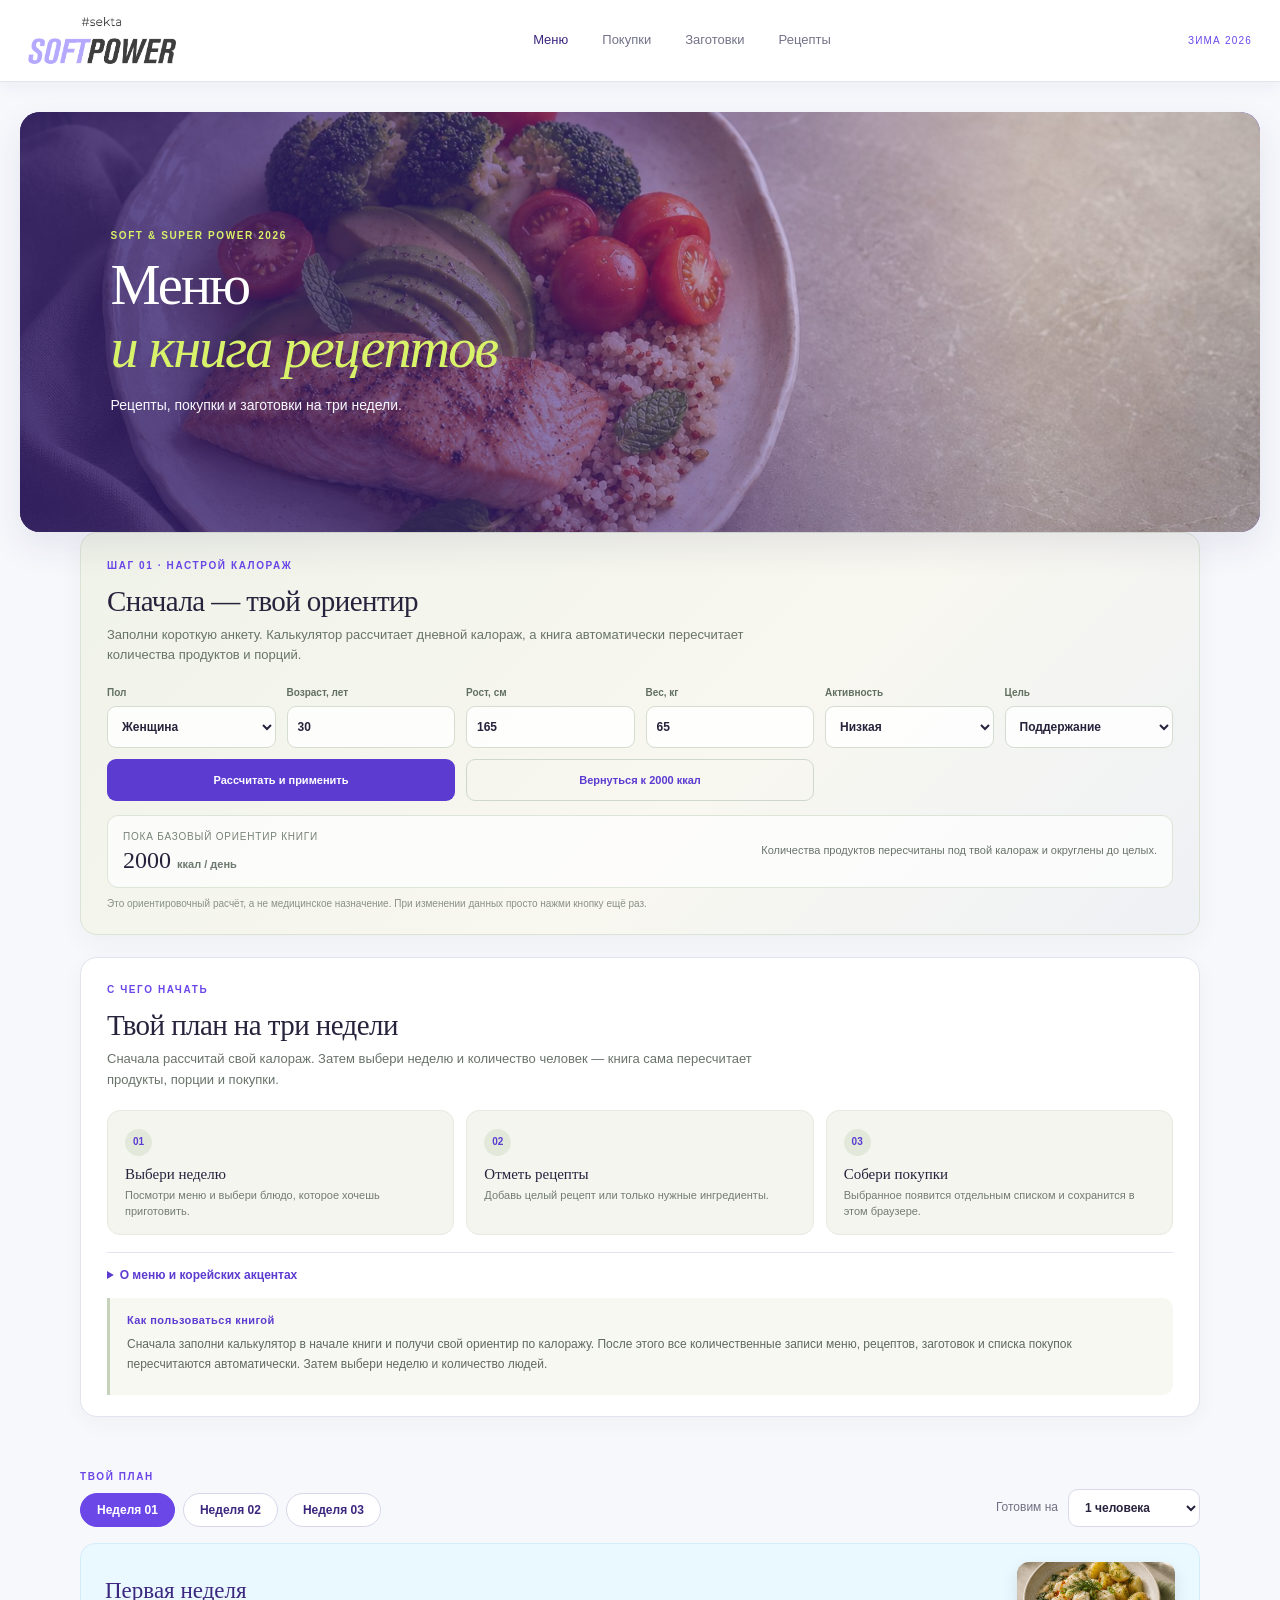
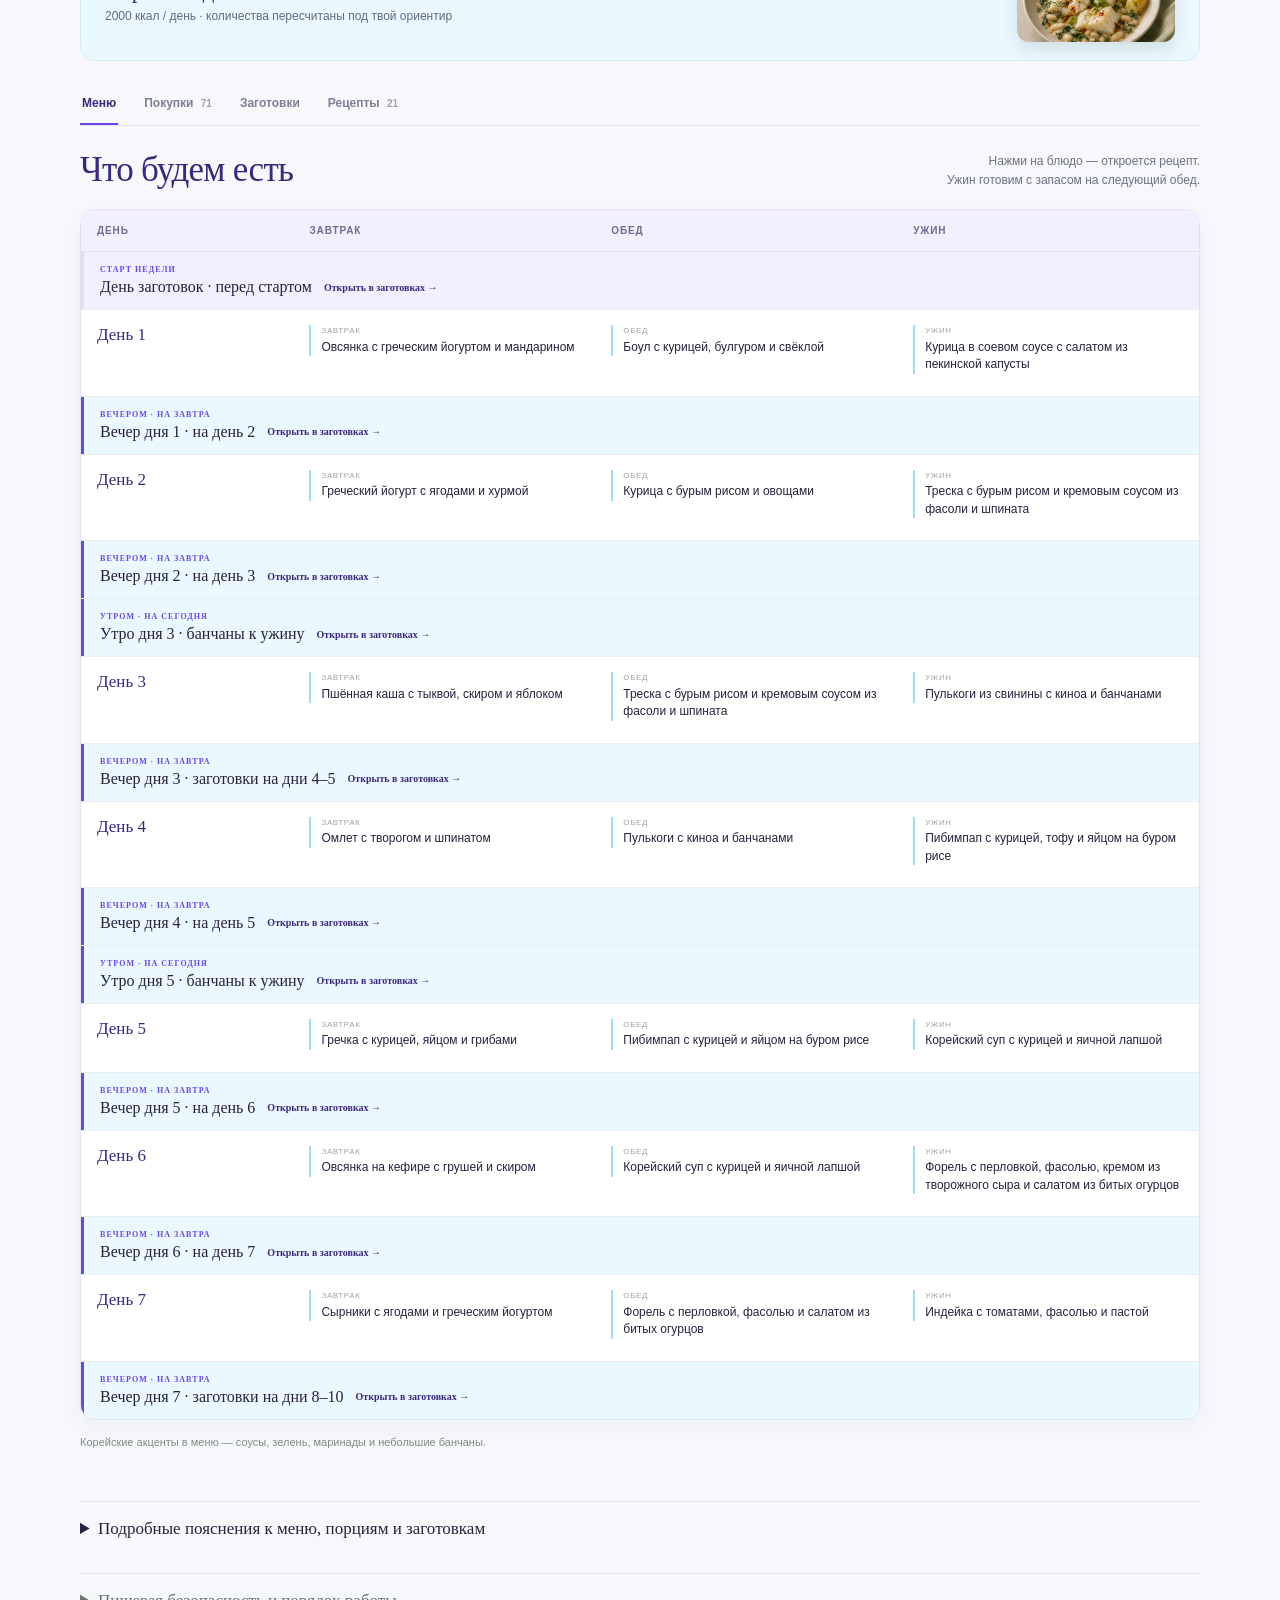
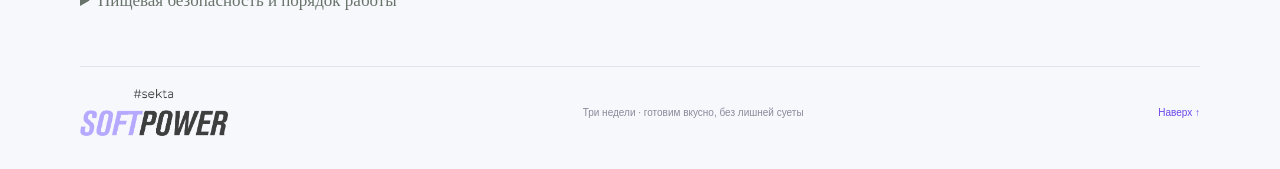
<file: index.html>
<!doctype html><html lang="ru"><head><meta charset="utf-8"><meta name="viewport" content="width=device-width, initial-scale=1"><meta name="theme-color" content="#f2f1e9"><meta name="description" content="Интерактивная книга сезонного меню на три недели: рецепты, заготовки и пересчёт порций на 1–4 человек."><title>Сезонка — меню и книга рецептов</title><link rel="stylesheet" href="styles.css?v=20261120-recipe-flow"></head><body><header class="topbar"><a class="brand" href="#" aria-label="Soft Power — на главную"><img class="brand-logo" src="[data-uri]" alt="#sekta Soft Power"></a><nav class="topnav" aria-label="Основная навигация"><a href="#menu" data-view="menu">Меню</a><a href="#shopping" data-view="shopping">Покупки</a><a href="#prep" data-view="prep">Заготовки</a><a href="#recipes" data-view="recipes">Рецепты</a></nav><div class="topbar-note">зима 2026</div></header><main><section class="hero"><img src="cover.jpg" alt="Лосось, овощи и крупа на керамической тарелке"><div class="hero-shade"></div><div class="hero-copy"><p class="eyebrow">SOFT &amp; SUPER POWER 2026</p><h1>Меню<br><em>и книга рецептов</em></h1><p>Рецепты, покупки и заготовки на три недели.</p></div></section><section id="calorieCalculator" class="calorie-calculator" aria-labelledby="calorieTitle"></section><section class="intro-panel" aria-labelledby="introTitle"><div class="intro-heading"><p class="eyebrow">С ЧЕГО НАЧАТЬ</p><h2 id="introTitle">Твой план на три недели</h2><p>Сначала рассчитай свой калораж. Затем выбери неделю и количество человек — книга сама пересчитает продукты, порции и покупки.</p></div><div class="intro-steps"><article><span>01</span><strong>Выбери неделю</strong><p>Посмотри меню и выбери блюдо, которое хочешь приготовить.</p></article><article><span>02</span><strong>Отметь рецепты</strong><p>Добавь целый рецепт или только нужные ингредиенты.</p></article><article><span>03</span><strong>Собери покупки</strong><p>Выбранное появится отдельным списком и сохранится в этом браузере.</p></article></div><details class="intro-context"><summary>О меню и корейских акцентах</summary><div id="introContent"></div></details><div class="intro-howto" id="howtoContent"></div></section><section class="controlbar" aria-label="Выбор недели и количества"><div><p class="eyebrow">ТВОЙ ПЛАН</p><div class="week-switch" id="weekSwitch"></div></div><label class="people-control"><span>Готовим на</span><select id="peopleSelect" aria-label="Количество человек"><option value="1">1 человека</option><option value="2">2 человека</option><option value="3">3 человека</option><option value="4">4 человека</option></select></label></section><div class="week-intro" id="weekIntro"></div><div class="view-nav"><button class="view-tab active" data-view="menu">Меню</button><button class="view-tab" data-view="shopping">Покупки <span id="shoppingCount"></span></button><button class="view-tab" data-view="prep">Заготовки</button><button class="view-tab" data-view="recipes">Рецепты <span id="recipeCount"></span></button></div><section id="menu" class="view active"><div class="section-head"><div><h2>Что будем есть</h2></div><p>Нажми на блюдо — откроется рецепт.<br>Ужин готовим с запасом на следующий обед.</p></div><div class="menu-wrap"><table class="menu-table" aria-label="Меню на выбранную неделю"><thead><tr><th>День</th><th>Завтрак</th><th>Обед</th><th>Ужин</th></tr></thead><tbody id="menuGrid"></tbody></table></div><div class="menu-footnote">Корейские акценты в меню — соусы, зелень, маринады и небольшие банчаны.</div></section><section id="recipes" class="view"><div class="section-head"><div><p class="eyebrow">ПРОСТО И ПОШАГОВО</p><h2>Рецепты недели</h2></div><div class="recipe-tools"><label class="search-box"><span>⌕</span><input id="recipeSearch" type="search" placeholder="Найти блюдо…" aria-label="Найти блюдо"></label><button class="quiet-button" id="toggleRecipes">Развернуть все</button></div></div><div id="recipeDays" class="recipe-days"></div></section><section id="shopping" class="view"><div class="section-head"><div><p class="eyebrow">СПИСОК НА НЕДЕЛЮ</p><h2>Покупки</h2></div><p>Отметь нужные продукты.<br>Количество пересчитывается на выбранное число человек.</p></div><div class="shopping-main"><div class="list-summary" id="listSummary"></div><section class="selected-shopping" id="selectedShopping" aria-live="polite"></section><div id="groceryGroups" class="grocery-groups"></div></div><div class="note-card"><strong>Про ориентир КБЖУ</strong><p>База книги — около 2000 ккал и соотношение 30/20/50. После калькулятора количественные значения пересчитываются под твой ориентир; это пропорциональная настройка, а не лабораторный анализ каждой порции.</p></div></section><section id="prep" class="view"><div class="section-head"><div><p class="eyebrow">СНАЧАЛА ЗАГОТОВКИ</p><h2>План подготовки</h2></div><p>День заготовок перед стартом.<br>После дней 3, 10 и 17: вечерняя заготовка на следующие дни.</p></div><div class="prep-intro"><strong>Готовь по этапам</strong><span>Заготовки сгруппированы по дням подготовки. Внутри — конкретные продукты, действия и блюда, для которых они нужны.</span></div><div class="prep-return"><button id="prepReturn" class="view-tab" type="button" hidden></button></div><div id="prepBlocks" class="prep-blocks"></div></section><section class="frontmatter"><details><summary>Подробные пояснения к меню, порциям и заготовкам</summary><div id="frontmatterContent"></div></details><details class="safety-panel"><summary>Пищевая безопасность и порядок работы</summary><div id="safetyContent"></div></details></section></main><footer><a class="brand footer-brand" href="#" aria-label="Soft Power — наверх"><img class="brand-logo" src="[data-uri]" alt="#sekta Soft Power"></a><span>Три недели · готовим вкусно, без лишней суеты</span><a href="#top">Наверх ↑</a></footer><script src="menu-data.js?v=20261126-flour-and-sweet-potato"></script><script src="app.js?v=20261126-direct-recipe-links"></script></body></html>
</file>
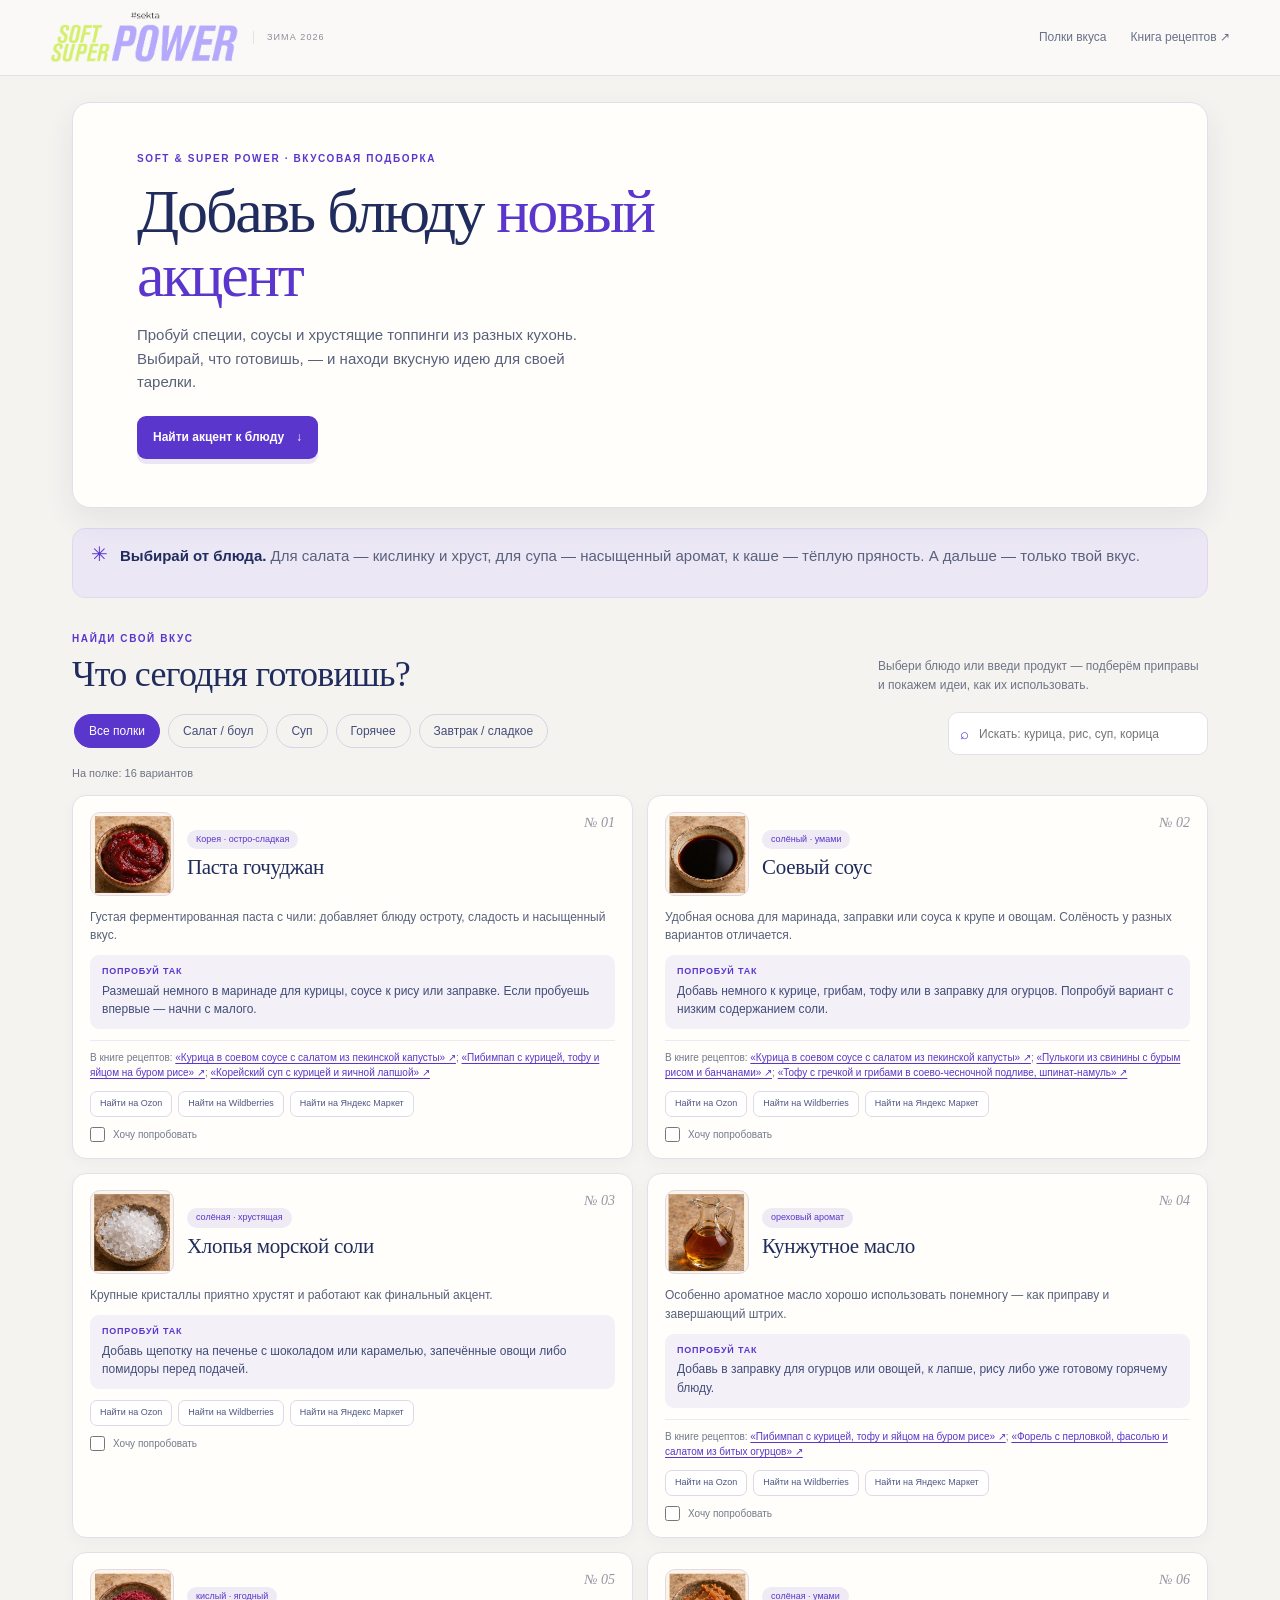
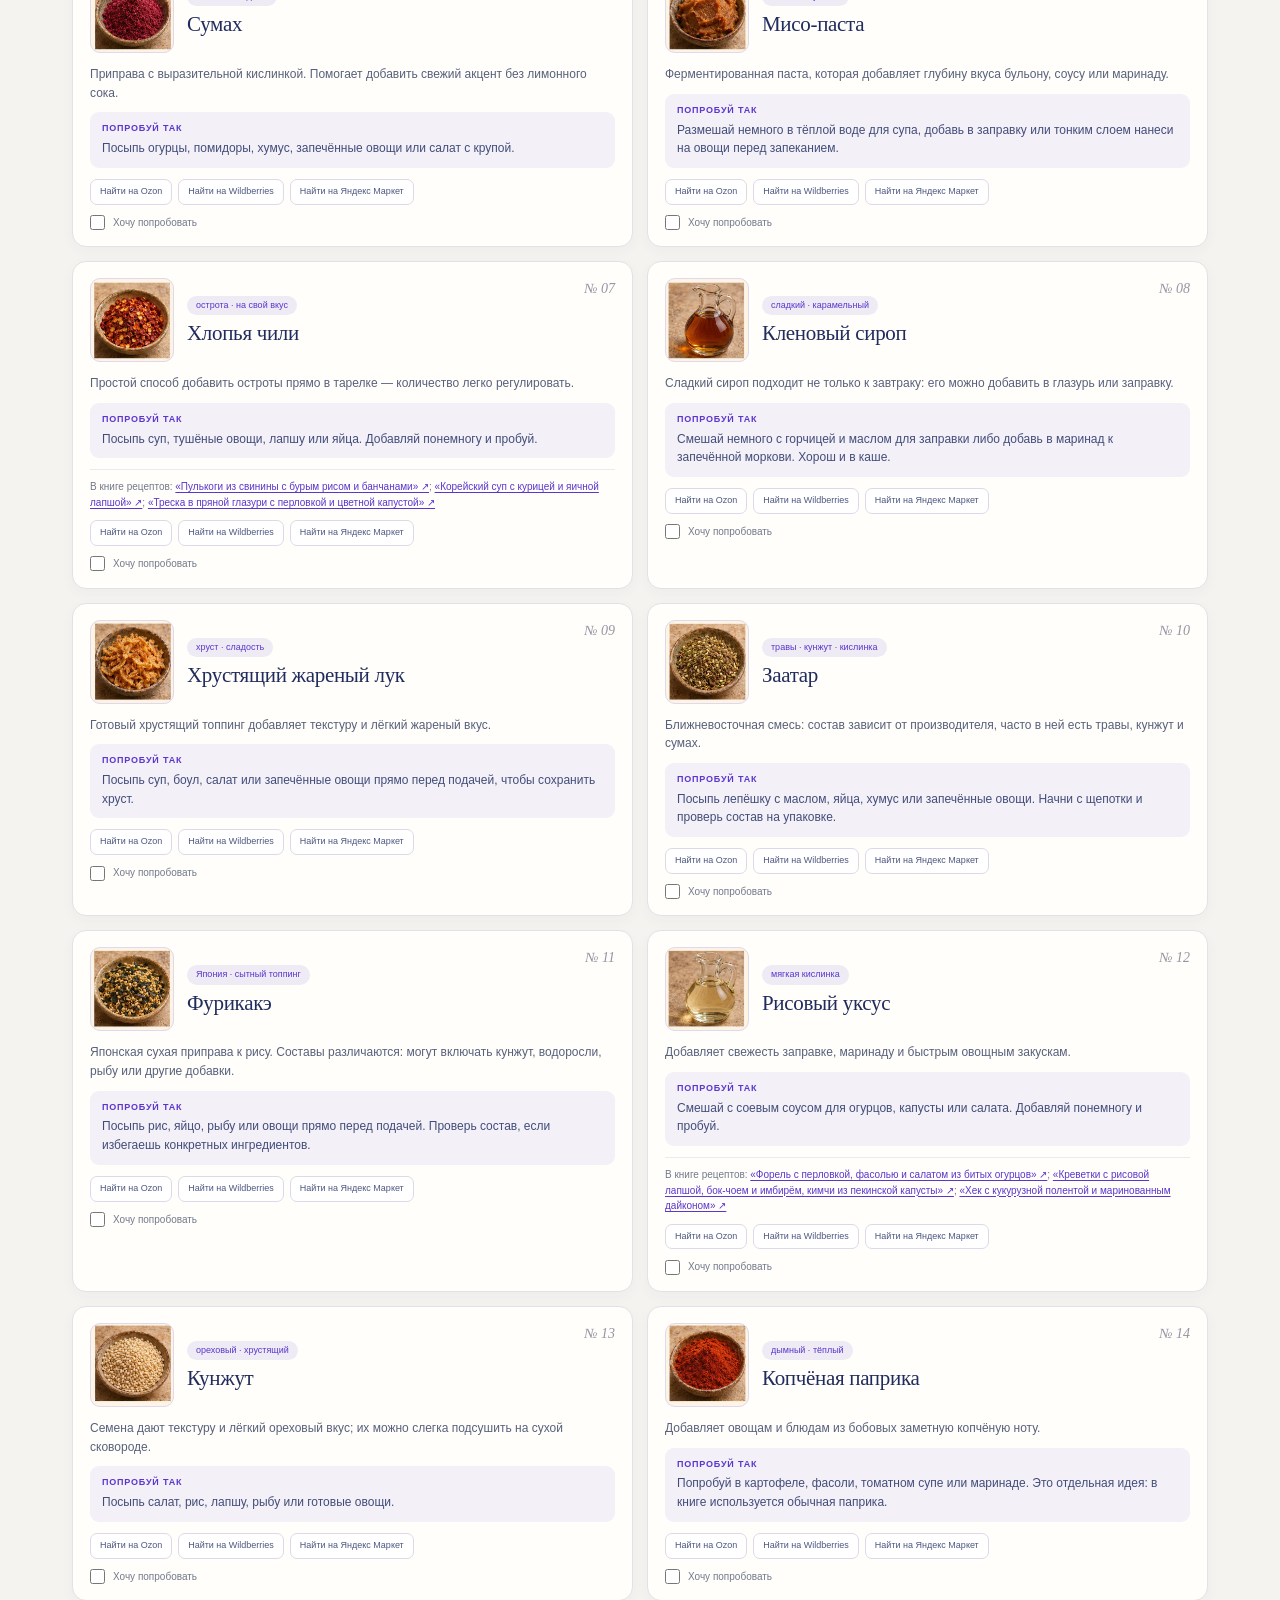
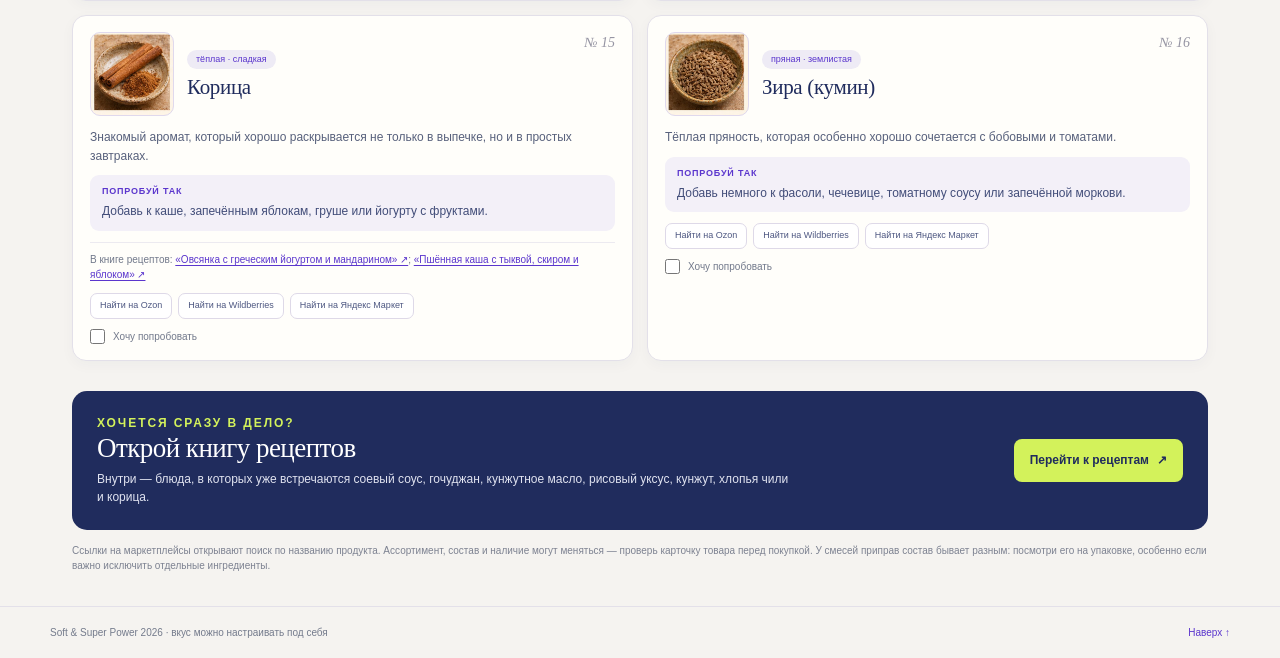
<file: spices/index.html>
<!doctype html>
<html lang="ru">
<head>
<meta charset="utf-8">
<meta name="viewport" content="width=device-width, initial-scale=1">
<meta name="theme-color" content="#f4f2eb">
<meta name="description" content="Идеи, как добавлять специи и яркие вкусовые акценты в привычные блюда.">
<title>Полка специй — Soft &amp; Super Power</title>
<style>
:root{--paper:#f5f3f0;--card:#fffefa;--ink:#202c5d;--muted:#6e7485;--line:#e3e0e9;--purple:#5b36cd;--lavender:#b6a0ed;--lime:#d3f25b;--blue:#acc9e8;--pale:#eee9f7;--shadow:0 12px 30px rgba(32,44,93,.08);--serif:Georgia,"Times New Roman",serif;--sans:Arial,Helvetica,sans-serif}
*{box-sizing:border-box}
html{scroll-behavior:smooth;scroll-padding-top:92px}
body{margin:0;background:var(--paper);color:var(--ink);font:15px/1.55 var(--sans)}
a{color:inherit}
.topbar{min-height:76px;display:flex;align-items:center;justify-content:space-between;gap:18px;padding:10px max(22px,calc((100vw - 1180px)/2));border-bottom:1px solid #e3e0e9;background:rgba(250,249,247,.96);position:sticky;top:0;z-index:5;backdrop-filter:blur(12px)}
.brand{display:flex;align-items:center;gap:13px;text-decoration:none}
.brand-logo{display:block;width:min(190px,40vw);height:auto;max-height:58px;object-fit:contain;background:transparent;border-radius:0;padding:0}
.brand-season{font-size:9px;letter-spacing:.12em;color:#8a8d99;border-left:1px solid var(--line);padding-left:13px;line-height:1.5}
.topnav{display:flex;gap:24px;align-items:center}.topnav a{font-size:12px;text-decoration:none;color:#68718a}.topnav a:hover{color:var(--purple)}
.topnav .course-link{background:var(--purple);color:white;border-radius:8px;padding:10px 13px;font-weight:700}.topnav .course-link:hover{background:#4526aa;color:white}
.wrap{max-width:1180px;margin:0 auto;padding:0 22px}
.hero{margin:26px auto 0;min-height:395px;border-radius:18px;overflow:hidden;position:relative;background:var(--card);border:1px solid #e3e0e9;box-shadow:var(--shadow);display:grid;grid-template-columns:1fr;align-items:stretch}
.hero-copy{padding:48px clamp(26px,5vw,64px);align-self:center}
.eyebrow{font-size:10px;font-weight:700;letter-spacing:.16em;text-transform:uppercase;color:var(--purple);margin:0 0 12px}
h1,h2,h3,p{margin-top:0}
h1{font:500 clamp(38px,5vw,62px)/1.04 var(--serif);letter-spacing:-.035em;margin-bottom:16px;max-width:600px}
h1 em{font-style:normal;color:var(--purple)}
.hero-copy>p:not(.eyebrow){max-width:480px;color:#58617c;margin:0;font-size:15px}
.market-cta{display:inline-flex;align-items:center;gap:12px;margin-top:23px;background:var(--purple);color:white;border-radius:9px;padding:12px 16px;font-weight:700;font-size:12px;text-decoration:none;box-shadow:0 5px 0 rgba(91,54,205,.12)}
.market-cta:hover{background:#4526aa;transform:translateY(-1px)}
.hero-display{background:linear-gradient(145deg,#eee9f7,#f5f3f0 68%);border-left:1px solid var(--line);padding:27px;display:flex;align-items:center}
.illustrated-shelf{width:100%;border:1px solid #d9d3e6;border-radius:14px;background:rgba(255,255,255,.58);padding:18px 17px 13px;position:relative}
.shelf-caption{font:italic 17px var(--serif);color:var(--ink);margin:0 0 13px}
.shelf-items{display:grid;grid-template-columns:repeat(4,minmax(0,1fr));gap:9px}
.shelf-item{min-width:0;text-align:center;font-size:9px;line-height:1.2;color:#58617c}
.shelf-item .mini-icon{width:100%;aspect-ratio:1;display:grid;place-items:center;background-color:var(--card);border:1px solid #e3e0e9;border-radius:10px;margin-bottom:6px}
.mini-icon{display:block;width:100%;aspect-ratio:1;background-image:url("spice-shelf-grid.jpg");background-repeat:no-repeat;background-size:400% 400%;border-radius:8px}
.shelf-board{height:9px;border-radius:0 0 5px 5px;background:var(--purple);margin:9px -5px 0;box-shadow:0 4px 0 #d4c9ed}
.callout{background:#ece7f5;border:1px solid #e0d9ed;border-radius:13px;padding:15px 18px;margin:20px 0 31px;display:flex;align-items:flex-start;gap:12px;color:#58617c}
.callout strong{color:var(--ink)}.callout .spark{flex:0 0 auto;color:var(--purple);font-size:20px;line-height:1}
.section-head{display:flex;align-items:end;justify-content:space-between;gap:20px;margin:33px 0 16px}
.section-head .eyebrow{color:var(--purple);margin-bottom:7px}
h2{font:500 clamp(27px,3vw,36px)/1.14 var(--serif);margin-bottom:0;letter-spacing:-.02em}
.section-note{font-size:12px;color:var(--muted);max-width:330px;margin:0}
.finder{display:grid;grid-template-columns:minmax(0,1fr) auto;align-items:center;gap:16px;margin-bottom:8px}
.filters{display:flex;gap:8px;overflow-x:auto;padding:3px 2px 9px;scrollbar-width:thin}
.filter{white-space:nowrap;border:1px solid #d8d3e5;border-radius:30px;background:transparent;color:#424d79;padding:9px 14px;font:12px var(--sans);cursor:pointer;transition:.18s}
.filter:hover{border-color:var(--purple);background:#f2eff8}.filter[aria-pressed=true]{background:var(--purple);border-color:var(--purple);color:white}
.search-box{border:1px solid var(--line);background:white;border-radius:10px;display:flex;align-items:center;gap:8px;padding:9px 11px;color:var(--purple);min-width:260px}
.search-box input{border:0;outline:0;font:12px var(--sans);width:100%;color:var(--ink);background:transparent}
.search-box:focus-within{outline:2px solid var(--lavender);outline-offset:2px}
.results{font-size:11px;color:var(--muted);margin:0 0 13px}
.grid{display:grid;grid-template-columns:repeat(2,minmax(0,1fr));gap:14px}
.card{background:var(--card);border:1px solid var(--line);border-radius:14px;padding:16px 17px;box-shadow:0 4px 14px rgba(32,44,93,.035);display:flex;flex-direction:column;min-width:0;transition:transform .18s,box-shadow .18s}
.card:hover{transform:translateY(-2px);box-shadow:var(--shadow)}
.card[hidden]{display:none}
.card-top{display:flex;justify-content:space-between;align-items:center;gap:12px}
.card-heading{display:flex;align-items:center;gap:13px;min-width:0}.card-copy{min-width:0}.card-copy .tag{margin-bottom:4px}
.card h3{font:500 21px/1.12 var(--serif);margin:3px 0 3px;letter-spacing:-.015em}
.product-icon{width:84px;height:84px;flex:0 0 84px;display:block;border-radius:10px;background-color:#eee9f7;background-image:url("spice-shelf-grid.jpg");background-repeat:no-repeat;background-size:400% 400%;border:1px solid #e0d9ed}
.product-icon .accent{stroke:var(--purple);fill:var(--lime)}
.tag{display:inline-block;border-radius:30px;background:#eeebf5;color:#5b36cd;padding:4px 9px;font-size:9px;line-height:1.25}
.number{font:italic 14px var(--serif);color:#9695a3;white-space:nowrap;align-self:flex-start;margin-top:3px}
.desc{font-size:12px;color:#58617c;margin:12px 0 10px}
.try{font-size:12px;color:#424d79;padding:10px 12px;background:#f3f0f8;border-radius:9px;margin-bottom:11px}
.try strong{display:block;color:var(--purple);font-size:9px;letter-spacing:.09em;text-transform:uppercase;margin-bottom:3px}
.book-ref{border-top:1px solid #eceaf0;padding-top:9px;margin-top:auto;margin-bottom:10px;font-size:10px;color:#72798b}
.book-ref a{color:var(--purple);text-decoration-thickness:1px;text-underline-offset:2px}
.book-ref .idea{color:#8a8e9a}
.actions{display:flex;gap:6px;flex-wrap:wrap}
.market{border:1px solid #ded9e8;border-radius:7px;padding:7px 9px;text-decoration:none;color:#4d5781;font-size:9px;line-height:1.1;background:white;transition:.15s}
.market:hover,.market:focus-visible{border-color:var(--purple);background:#eeebf5;outline:none}
.tried{margin-top:10px;display:flex;align-items:center;gap:8px;color:#72798b;font-size:10px;cursor:pointer;user-select:none}
.tried input{width:15px;height:15px;accent-color:var(--purple);margin:0}
.tried input:focus-visible{outline:2px solid var(--purple);outline-offset:2px}
.card.is-tried{background:#fbfaff;border-color:#b6a0ed}.card.is-tried h3:after{content:" ✓";font:13px var(--sans);color:var(--purple)}
.empty{grid-column:1/-1;padding:32px;text-align:center;color:var(--muted);background:var(--card);border-radius:14px;border:1px solid var(--line)}
.guide{margin:30px 0 0;background:#202c5d;border-radius:15px;padding:23px 25px;display:grid;grid-template-columns:1fr auto;align-items:center;gap:20px;color:white}
.guide .eyebrow{color:var(--lime)}.guide h2{font-size:27px;margin:0 0 6px;color:white}.guide p{margin:0;color:#e0e3f0;font-size:12px;max-width:700px}
.guide-link{display:inline-flex;align-items:center;gap:8px;text-decoration:none;color:#202c5d;background:var(--lime);padding:12px 16px;border-radius:8px;font-size:12px;font-weight:700;white-space:nowrap}
.guide-link:hover{background:#e3ff82}
.note{font-size:10px;color:#7d8291;margin:13px 0 32px}
footer{border-top:1px solid var(--line);padding:18px max(22px,calc((100vw - 1180px)/2));display:flex;justify-content:space-between;align-items:center;gap:14px;color:#747b8c;font-size:10px}
footer a{color:var(--purple);text-decoration:none}footer .footer-course{font-weight:700}
@media(max-width:850px){.topnav{gap:13px}.finder{grid-template-columns:1fr}.search-box{min-width:0;width:min(100%,380px)}.section-head{align-items:flex-start}.section-note{max-width:260px}}
@media(max-width:620px){.topbar{min-height:64px;padding:8px 15px;gap:8px}.brand{gap:8px}.brand-logo{width:min(145px,38vw);max-height:46px}.brand-season{font-size:8px;padding-left:8px}.topnav{gap:0}.topnav a:not(.course-link){display:none}.topnav .course-link{font-size:9px;padding:9px 10px;max-width:150px;text-align:center}
.wrap{padding:0 15px}.hero{margin-top:14px;grid-template-columns:1fr;min-height:0}.hero-copy{padding:26px 21px 20px}h1{font-size:clamp(37px,10vw,48px);max-width:100%;margin-bottom:11px}.hero-copy>p:not(.eyebrow){font-size:13px;line-height:1.5}.eyebrow{font-size:9px;margin-bottom:8px}.market-cta{margin-top:16px;padding:11px 13px;font-size:11px}.hero-display{border-left:0;border-top:1px solid var(--line);padding:14px 16px 17px}.illustrated-shelf{padding:11px 10px 9px}.shelf-caption{font-size:14px;margin-bottom:9px}.shelf-items{grid-template-columns:repeat(2,minmax(0,1fr));gap:10px 12px}.shelf-item{font-size:9px}.shelf-item .mini-icon{border-radius:8px;margin-bottom:5px}.shelf-item:nth-child(-n+2){border-bottom:5px solid var(--purple);padding-bottom:8px}.shelf-board{height:7px;margin-top:7px}
.callout{margin:14px 0 25px;padding:13px 14px;font-size:12px;line-height:1.5}.section-head{display:block;margin:27px 0 12px}.section-note{max-width:100%;margin-top:8px}.finder{gap:8px}.filters{margin-right:-15px;padding-right:15px}.search-box{width:100%}.grid{grid-template-columns:1fr;gap:10px}.card{padding:13px}.card h3{font-size:19px}.product-icon{width:72px;height:72px;flex-basis:72px;border-radius:9px}.desc{font-size:12px}.try{font-size:11px}.market{font-size:8px;padding:7px 8px}
.guide{grid-template-columns:1fr;padding:19px 17px;gap:13px}.guide h2{font-size:25px}.guide-link{justify-content:center;width:100%}.note{line-height:1.45;margin-bottom:25px}footer{padding:16px 15px;align-items:flex-start;flex-wrap:wrap}footer .footer-course{width:100%;order:-1}}
@media(max-width:360px){.brand-logo{width:min(128px,42vw)}.brand-season{display:none}.hero-copy{padding:23px 17px 17px}.product-icon{width:60px;height:60px;flex-basis:60px}.card-heading{gap:10px}.card h3{font-size:18px}.market{font-size:8px;padding:7px 6px}}
</style>
</head>
<body>
<header class="topbar">
<a class="brand" href="https://kseniajarikova.github.io/seasonka-winter-menu/" aria-label="Super Power — к книге рецептов">
<img class="brand-logo" src="super-power-logo.svg" alt="Soft Super Power">
<span class="brand-season">ЗИМА 2026</span>
</a>
<nav class="topnav" aria-label="Основная навигация">
<a href="#shelves">Полки вкуса</a><a href="https://kseniajarikova.github.io/seasonka-winter-menu/#recipes">Книга рецептов ↗</a>
</nav>
</header>
<main class="wrap">
<section class="hero" aria-labelledby="page-title">
<div class="hero-copy">
<p class="eyebrow">Soft &amp; Super Power · вкусовая подборка</p>
<h1 id="page-title">Добавь блюду <em>новый акцент</em></h1>
<p>Пробуй специи, соусы и хрустящие топпинги из разных кухонь. Выбирай, что готовишь, — и находи вкусную идею для своей тарелки.</p>
<a class="market-cta" href="#shelves">Найти акцент к блюду <span aria-hidden="true">↓</span></a>
</div>

</section>
<div class="callout"><span class="spark" aria-hidden="true">✳</span><p><strong>Выбирай от блюда.</strong> Для салата — кислинку и хруст, для супа — насыщенный аромат, к каше — тёплую пряность. А дальше — только твой вкус.</p></div>
<section id="shelves" aria-labelledby="shelf-title">
<div class="section-head"><div><p class="eyebrow">Найди свой вкус</p><h2 id="shelf-title">Что сегодня готовишь?</h2></div><p class="section-note">Выбери блюдо или введи продукт — подберём приправы и покажем идеи, как их использовать.</p></div>
<div class="finder"><div class="filters" role="group" aria-label="Что готовишь?">
<button class="filter" type="button" data-filter="all" aria-pressed="true">Все полки</button>
<button class="filter" type="button" data-filter="salad" aria-pressed="false">Салат / боул</button>
<button class="filter" type="button" data-filter="soup" aria-pressed="false">Суп</button>
<button class="filter" type="button" data-filter="hot" aria-pressed="false">Горячее</button>
<button class="filter" type="button" data-filter="sweet" aria-pressed="false">Завтрак / сладкое</button>
</div><label class="search-box"><span aria-hidden="true">⌕</span><input id="spiceSearch" type="search" placeholder="Искать: курица, рис, суп, корица" aria-label="Поиск по специям и применению"></label></div>
<p class="results" id="results" aria-live="polite"></p>
<div class="grid" id="cards"></div><div class="empty" id="emptyState" hidden>Пока ничего не нашлось. Попробуй другое слово или выбери все полки.</div>
</section>
<section class="guide" aria-labelledby="guide-title">
<div><p class="eyebrow">Хочется сразу в дело?</p><h2 id="guide-title">Открой книгу рецептов</h2><p>Внутри — блюда, в которых уже встречаются соевый соус, гочуджан, кунжутное масло, рисовый уксус, кунжут, хлопья чили и корица.</p></div>
<a class="guide-link" href="https://kseniajarikova.github.io/seasonka-winter-menu/#recipes">Перейти к рецептам <span aria-hidden="true">↗</span></a>
</section>
<p class="note">Ссылки на маркетплейсы открывают поиск по названию продукта. Ассортимент, состав и наличие могут меняться — проверь карточку товара перед покупкой. У смесей приправ состав бывает разным: посмотри его на упаковке, особенно если важно исключить отдельные ингредиенты.</p>
</main>
<footer><span>Soft &amp; Super Power 2026 · вкус можно настраивать под себя</span><a href="#page-title">Наверх ↑</a></footer>
<script>
(function(){
"use strict";
var bookUrl="https://kseniajarikova.github.io/seasonka-winter-menu/";
var products=[
{id:"gochujang",name:"Паста гочуджан",tag:"Корея · остро-сладкая",desc:"Густая ферментированная паста с чили: добавляет блюду остроту, сладость и насыщенный вкус.",try:"Размешай немного в маринаде для курицы, соусе к рису или заправке. Если пробуешь впервые — начни с малого.",cats:["hot","soup"],book:[{title:"Курица в соевом соусе с салатом из пекинской капусты",id:"1-0-2"},{title:"Пибимпап с курицей, тофу и яйцом на буром рисе",id:"1-3-2"},{title:"Корейский суп с курицей и яичной лапшой",id:"1-4-2"}]},
{id:"soy",name:"Соевый соус",tag:"солёный · умами",desc:"Удобная основа для маринада, заправки или соуса к крупе и овощам. Солёность у разных вариантов отличается.",try:"Добавь немного к курице, грибам, тофу или в заправку для огурцов. Попробуй вариант с низким содержанием соли.",cats:["salad","hot","soup"],book:[{title:"Курица в соевом соусе с салатом из пекинской капусты",id:"1-0-2"},{title:"Пулькоги из свинины с бурым рисом и банчанами",id:"1-2-2"},{title:"Тофу с гречкой и грибами в соево-чесночной подливе, шпинат-намуль",id:"2-6-2"}]},
{id:"salt",name:"Хлопья морской соли",tag:"солёная · хрустящая",desc:"Крупные кристаллы приятно хрустят и работают как финальный акцент.",try:"Добавь щепотку на печенье с шоколадом или карамелью, запечённые овощи либо помидоры перед подачей.",cats:["sweet","salad","hot"],book:null},
{id:"sesame-oil",name:"Кунжутное масло",tag:"ореховый аромат",desc:"Особенно ароматное масло хорошо использовать понемногу — как приправу и завершающий штрих.",try:"Добавь в заправку для огурцов или овощей, к лапше, рису либо уже готовому горячему блюду.",cats:["salad","hot","soup"],book:[{title:"Пибимпап с курицей, тофу и яйцом на буром рисе",id:"1-3-2"},{title:"Форель с перловкой, фасолью и салатом из битых огурцов",id:"1-6-1"}]},
{id:"sumac",name:"Сумах",tag:"кислый · ягодный",desc:"Приправа с выразительной кислинкой. Помогает добавить свежий акцент без лимонного сока.",try:"Посыпь огурцы, помидоры, хумус, запечённые овощи или салат с крупой.",cats:["salad","hot"],book:null},
{id:"miso",name:"Мисо-паста",tag:"солёная · умами",desc:"Ферментированная паста, которая добавляет глубину вкуса бульону, соусу или маринаду.",try:"Размешай немного в тёплой воде для супа, добавь в заправку или тонким слоем нанеси на овощи перед запеканием.",cats:["soup","hot","salad"],book:null},
{id:"chili",name:"Хлопья чили",tag:"острота · на свой вкус",desc:"Простой способ добавить остроты прямо в тарелке — количество легко регулировать.",try:"Посыпь суп, тушёные овощи, лапшу или яйца. Добавляй понемногу и пробуй.",cats:["soup","hot","salad"],book:[{title:"Пулькоги из свинины с бурым рисом и банчанами",id:"1-2-2"},{title:"Корейский суп с курицей и яичной лапшой",id:"1-4-2"},{title:"Треска в пряной глазури с перловкой и цветной капустой",id:"2-3-2"}]},
{id:"maple",name:"Кленовый сироп",tag:"сладкий · карамельный",desc:"Сладкий сироп подходит не только к завтраку: его можно добавить в глазурь или заправку.",try:"Смешай немного с горчицей и маслом для заправки либо добавь в маринад к запечённой моркови. Хорош и в каше.",cats:["sweet","salad","hot"],book:null},
{id:"onion",name:"Хрустящий жареный лук",tag:"хруст · сладость",desc:"Готовый хрустящий топпинг добавляет текстуру и лёгкий жареный вкус.",try:"Посыпь суп, боул, салат или запечённые овощи прямо перед подачей, чтобы сохранить хруст.",cats:["soup","salad","hot"],book:null},
{id:"zaatar",name:"Заатар",tag:"травы · кунжут · кислинка",desc:"Ближневосточная смесь: состав зависит от производителя, часто в ней есть травы, кунжут и сумах.",try:"Посыпь лепёшку с маслом, яйца, хумус или запечённые овощи. Начни с щепотки и проверь состав на упаковке.",cats:["salad","hot"],book:null},
{id:"furikake",name:"Фурикакэ",tag:"Япония · сытный топпинг",desc:"Японская сухая приправа к рису. Составы различаются: могут включать кунжут, водоросли, рыбу или другие добавки.",try:"Посыпь рис, яйцо, рыбу или овощи прямо перед подачей. Проверь состав, если избегаешь конкретных ингредиентов.",cats:["hot","soup"],book:null},
{id:"rice-vinegar",name:"Рисовый уксус",tag:"мягкая кислинка",desc:"Добавляет свежесть заправке, маринаду и быстрым овощным закускам.",try:"Смешай с соевым соусом для огурцов, капусты или салата. Добавляй понемногу и пробуй.",cats:["salad","hot","soup"],book:[{title:"Форель с перловкой, фасолью и салатом из битых огурцов",id:"1-6-1"},{title:"Креветки с рисовой лапшой, бок-чоем и имбирём, кимчи из пекинской капусты",id:"3-2-2"},{title:"Хек с кукурузной полентой и маринованным дайконом",id:"2-6-1"}]},
{id:"sesame",name:"Кунжут",tag:"ореховый · хрустящий",desc:"Семена дают текстуру и лёгкий ореховый вкус; их можно слегка подсушить на сухой сковороде.",try:"Посыпь салат, рис, лапшу, рыбу или готовые овощи.",cats:["salad","hot","soup"],book:null},
{id:"smoked-paprika",name:"Копчёная паприка",tag:"дымный · тёплый",desc:"Добавляет овощам и блюдам из бобовых заметную копчёную ноту.",try:"Попробуй в картофеле, фасоли, томатном супе или маринаде. Это отдельная идея: в книге используется обычная паприка.",cats:["hot","soup"],book:null},
{id:"cinnamon",name:"Корица",tag:"тёплая · сладкая",desc:"Знакомый аромат, который хорошо раскрывается не только в выпечке, но и в простых завтраках.",try:"Добавь к каше, запечённым яблокам, груше или йогурту с фруктами.",cats:["sweet"],book:[{title:"Овсянка с греческим йогуртом и мандарином",id:"1-0-0"},{title:"Пшённая каша с тыквой, скиром и яблоком",id:"1-2-0"}]},
{id:"cumin",name:"Зира (кумин)",tag:"пряная · землистая",desc:"Тёплая пряность, которая особенно хорошо сочетается с бобовыми и томатами.",try:"Добавь немного к фасоли, чечевице, томатному соусу или запечённой моркови.",cats:["hot","soup"],book:null}
];
var labels={all:"Что сегодня готовишь?",salad:"Идеи к салату или боулу",soup:"Идеи к супу",hot:"Идеи к горячему",sweet:"Идеи к завтраку и сладкому"};
var cards=document.getElementById("cards");
var results=document.getElementById("results");
var searchInput=document.getElementById("spiceSearch");
var emptyState=document.getElementById("emptyState");
var activeFilter="all";
function make(tag,attrs,content){var el=document.createElement(tag);Object.keys(attrs||{}).forEach(function(k){if(k==="className")el.className=attrs[k];else el.setAttribute(k,attrs[k]);});if(content!==undefined)el.textContent=content;return el;}
function marketplaceUrl(base,name){return base+encodeURIComponent(name);}
function createCard(p,index){
var textSearch=(p.name+" "+p.tag+" "+p.desc+" "+p.try+" "+(p.book||"")).toLowerCase();
var article=make("article",{className:"card","data-tags":p.cats.join(" "),"data-search":textSearch});
var top=make("div",{className:"card-top"});
var left=make("div",{className:"card-heading"});
var icon=make("div",{className:"product-icon",role:"img","aria-label":"Фото продукта: "+p.name});
icon.style.backgroundPosition=((index%4)*100/3)+"% "+(Math.floor(index/4)*100/3)+"%";left.appendChild(icon);
var copy=make("div",{className:"card-copy"});
copy.appendChild(make("span",{className:"tag"},p.tag));
copy.appendChild(make("h3",{},p.name));left.appendChild(copy);
top.appendChild(left);top.appendChild(make("span",{className:"number"},"№ "+String(index+1).padStart(2,"0")));
article.appendChild(top);
article.appendChild(make("p",{className:"desc"},p.desc));
var idea=make("div",{className:"try"});idea.appendChild(make("strong",{},"Попробуй так"));idea.appendChild(document.createTextNode(p.try));article.appendChild(idea);
if(p.book&&p.book.length){var ref=make("div",{className:"book-ref"});ref.appendChild(make("span",{},"В книге рецептов: "));p.book.forEach(function(recipe,i){if(i)ref.appendChild(document.createTextNode("; "));var a=make("a",{href:bookUrl+"#recipe-"+recipe.id,target:"_blank",rel:"noopener"},"«"+recipe.title+"» ↗");ref.appendChild(a);});article.appendChild(ref);}
var actions=make("div",{className:"actions","aria-label":"Поиск товара на маркетплейсе"});
[
["Ozon","https://www.ozon.ru/search/?text="],
["Wildberries","https://www.wildberries.ru/catalog/0/search.aspx?search="],
["Яндекс Маркет","https://market.yandex.ru/search?text="]
].forEach(function(m){var a=make("a",{className:"market",href:marketplaceUrl(m[1],p.name),target:"_blank",rel:"noopener"},"Найти на "+m[0]);actions.appendChild(a);});
article.appendChild(actions);
var label=make("label",{className:"tried"});
var check=make("input",{type:"checkbox","data-save":p.id,"aria-label":"Хочу попробовать: "+p.name});
label.appendChild(check);label.appendChild(document.createTextNode("Хочу попробовать"));
article.appendChild(label);return article;
}
products.forEach(function(p,i){cards.appendChild(createCard(p,i));});
function renderFilter(filter){
activeFilter=filter;var visible=0;var query=searchInput.value.trim().toLowerCase();
Array.prototype.forEach.call(cards.querySelectorAll(".card"),function(card){
var tags=card.getAttribute("data-tags").split(" ");
var usageMatch=filter==="all"||tags.indexOf(filter)>=0;
var searchMatch=!query||card.getAttribute("data-search").indexOf(query)>=0;
var show=usageMatch&&searchMatch;card.hidden=!show;if(show)visible++;
});
results.textContent="На полке: "+visible+" "+(visible===1?"вариант":visible<5?"варианта":"вариантов");
emptyState.hidden=visible!==0;
document.getElementById("shelf-title").textContent=filter==="all"?"Что сегодня готовишь?":labels[filter];
Array.prototype.forEach.call(document.querySelectorAll(".filter"),function(b){b.setAttribute("aria-pressed",String(b.getAttribute("data-filter")===filter));});
}
document.querySelectorAll(".filter").forEach(function(b){b.addEventListener("click",function(){renderFilter(b.getAttribute("data-filter"));});});
searchInput.addEventListener("input",function(){renderFilter(activeFilter);});
var storageKey="softpower-spice-shelf-v1",saved={};
try{saved=JSON.parse(localStorage.getItem(storageKey)||"{}")||{};}catch(e){saved={};}
document.querySelectorAll("[data-save]").forEach(function(input){
var id=input.getAttribute("data-save"),card=input.closest(".card");
input.checked=!!saved[id];card.classList.toggle("is-tried",input.checked);
input.addEventListener("change",function(){saved[id]=input.checked;card.classList.toggle("is-tried",input.checked);try{localStorage.setItem(storageKey,JSON.stringify(saved));}catch(e){}});
});
renderFilter("all");
})();
</script>
</body>
</html>
</file>
<file: styles.css>
:root{--paper:#f4f2eb;--card:#fffefa;--ink:#26362d;--muted:#778078;--line:#dfe2d8;--olive:#536c54;--sage:#e6ecdf;--rust:#be6848;--sand:#eee7d8;--shadow:0 14px 40px rgba(39,51,41,.08);--serif:"Playfair Display",Georgia,serif;--sans:"DM Sans",Arial,sans-serif}*{box-sizing:border-box}html{scroll-behavior:smooth;scroll-padding-top:90px}body{margin:0;background:var(--paper);color:var(--ink);font-family:var(--sans);font-size:15px;line-height:1.55}.topbar{height:76px;display:flex;align-items:center;justify-content:space-between;padding:0 max(28px,calc((100vw - 1240px)/2));border-bottom:1px solid #dedfd5;background:rgba(250,249,244,.92);position:sticky;top:0;z-index:20;backdrop-filter:blur(14px)}.brand{display:flex;align-items:center;gap:11px;text-decoration:none;color:var(--ink);font-size:12px;font-weight:700;letter-spacing:.14em}.brand-mark{width:36px;height:36px;border-radius:50%;background:var(--olive);color:white;display:grid;place-items:center;font-family:var(--serif);font-size:20px;letter-spacing:0}.brand small{display:block;color:#90958b;font-size:9px;letter-spacing:.08em;font-weight:500;margin-top:2px}.topnav{display:flex;gap:34px}.topnav a{font-size:13px;color:#657168;text-decoration:none}.topnav a:hover,.topnav a.current{color:var(--ink)}.topbar-note{font-size:11px;letter-spacing:.12em;text-transform:uppercase;color:#8b9086}.hero{max-width:1240px;margin:30px auto 0;height:420px;border-radius:20px;overflow:hidden;position:relative;background:#b8b7a8;box-shadow:var(--shadow)}.hero>img{width:100%;height:100%;object-fit:cover;object-position:center 48%;display:block}.hero-shade{position:absolute;inset:0;background:linear-gradient(90deg,rgba(24,37,29,.72),rgba(24,37,29,.43) 43%,rgba(24,37,29,.02) 76%),linear-gradient(0deg,rgba(24,37,29,.14),transparent 55%)}.hero-copy{position:absolute;left:7.3%;top:50%;transform:translateY(-50%);max-width:530px;color:white}.eyebrow{font-size:10px;font-weight:700;letter-spacing:.17em;color:var(--rust);margin:0 0 10px}.hero .eyebrow{color:#d5dfc7}.hero h1{font:500 clamp(36px,4.4vw,58px)/1.12 var(--serif);letter-spacing:-.025em;margin:0 0 14px}.hero h1 em{font-weight:500;color:#e2ead5}.hero-copy>p:not(.eyebrow){max-width:435px;color:#f3f1e9;font-size:14px;margin:0}.hero-pills{display:flex;gap:9px;margin-top:24px;flex-wrap:wrap}.hero-pills span{border:1px solid rgba(255,255,255,.38);background:rgba(255,255,255,.1);border-radius:30px;padding:7px 12px;font-size:11px;backdrop-filter:blur(6px)}.hero-caption{position:absolute;right:25px;bottom:21px;color:#fff;font-size:10px;letter-spacing:.15em}.hero-caption i{font-style:normal;color:#b6cc9e}.controlbar,.week-intro,.view-nav,main>section:not(.hero){max-width:1120px;margin-left:auto;margin-right:auto}.controlbar{display:flex;justify-content:space-between;align-items:end;padding:30px 0 16px}.controlbar .eyebrow{margin-bottom:8px}.week-switch{display:flex;gap:8px}.week-btn{border:1px solid #d8ddd2;background:transparent;color:#68736a;border-radius:30px;padding:9px 16px;font:600 12px var(--sans);cursor:pointer;transition:.2s}.week-btn:hover,.week-btn.active{background:var(--olive);color:white;border-color:var(--olive)}.people-control{display:flex;align-items:center;gap:10px;font-size:12px;color:var(--muted)}select{font:600 12px var(--sans);color:var(--ink);border:1px solid var(--line);background:white;border-radius:10px;padding:10px 32px 10px 12px;cursor:pointer}.week-intro{display:flex;align-items:center;justify-content:space-between;gap:24px;border-radius:15px;background:#e8ecdf;padding:18px 24px;margin-bottom:21px!important}.week-intro h2{font:500 23px var(--serif);margin:0 0 3px}.week-intro p{font-size:12px;color:#68736a;margin:0}.week-tag{background:#f9faf4;padding:8px 11px;border-radius:30px;font-size:10px;white-space:nowrap;color:var(--olive);font-weight:600}.view-nav{display:flex;gap:24px;border-bottom:1px solid var(--line);margin-bottom:24px!important}.view-tab{border:0;background:none;padding:14px 2px 13px;color:#778078;font:600 12px var(--sans);cursor:pointer;border-bottom:2px solid transparent}.view-tab.active{color:var(--ink);border-color:var(--rust)}.view-tab span{font-size:10px;color:#959b91;margin-left:4px}.view{max-width:1120px;margin:0 auto 50px;display:none}.view.active{display:block}.section-head{display:flex;justify-content:space-between;align-items:end;margin:0 0 19px}.section-head h2{font:500 33px var(--serif);margin:0;letter-spacing:-.02em}.section-head>p{font-size:12px;color:var(--muted);text-align:right;margin:0}.menu-wrap{overflow:auto;border:1px solid var(--line);border-radius:15px;background:var(--card);box-shadow:0 5px 18px rgba(39,51,41,.03)}.menu-table{width:100%;min-width:740px;border-collapse:collapse}.menu-table th{background:#f8f8f2;color:#788078;font-size:10px;letter-spacing:.09em;text-align:left;text-transform:uppercase;padding:13px 16px;border-bottom:1px solid var(--line)}.menu-table td{vertical-align:top;border-bottom:1px solid #eceee7;padding:15px 16px;width:27%}.menu-table tr:last-child td{border-bottom:0}.menu-table td:first-child{width:100px;color:var(--olive);font:500 17px var(--serif);white-space:nowrap}.meal-link{display:block;text-decoration:none;color:var(--ink);font-size:12px;line-height:1.45;margin:0 0 7px;padding-left:10px;border-left:2px solid #dce4d3;transition:.15s}.meal-link:hover{color:var(--rust);border-color:var(--rust);transform:translateX(2px)}.meal-link small{display:block;color:#a0a49b;text-transform:uppercase;font-size:8px;letter-spacing:.08em;margin-bottom:2px}.menu-footnote{display:flex;align-items:center;gap:8px;color:#818980;font-size:11px;margin-top:14px}.dot{width:7px;height:7px;border-radius:50%;background:var(--rust)}.recipe-tools{display:flex;gap:8px;align-items:center}.search-box{border:1px solid var(--line);background:white;border-radius:11px;display:flex;align-items:center;gap:8px;padding:8px 11px;color:#98a094}.search-box input{border:0;outline:0;font:12px var(--sans);width:160px;color:var(--ink)}.quiet-button{border:1px solid var(--line);background:transparent;border-radius:9px;padding:9px 12px;font:600 11px var(--sans);color:#667269;cursor:pointer}.quiet-button:hover{background:var(--sage)}.recipe-days{display:grid;gap:14px}.day-group{background:var(--card);border:1px solid var(--line);border-radius:15px;overflow:hidden}.day-title{padding:14px 18px;background:#f8f8f3;display:flex;justify-content:space-between;align-items:center;border-bottom:1px solid #ebede5}.day-title h3{margin:0;font:500 20px var(--serif)}.day-title span{font-size:10px;color:#92988e;letter-spacing:.08em;text-transform:uppercase}.recipe-list{padding:5px 15px}.recipe-card{border-bottom:1px solid #eef0e9}.recipe-card:last-child{border-bottom:0}.recipe-card summary{list-style:none;display:flex;align-items:center;gap:12px;padding:14px 5px;cursor:pointer}.recipe-card summary::-webkit-details-marker{display:none}.slot{width:72px;color:#858d83;text-transform:uppercase;letter-spacing:.08em;font-size:9px;font-weight:700}.recipe-name{flex:1;font:500 17px var(--serif)}.recipe-meta{font-size:10px;color:#8e958b;white-space:nowrap}.chevron{width:24px;height:24px;border-radius:50%;background:#eef1e7;display:grid;place-items:center;color:var(--olive);transition:.2s}.recipe-card[open] .chevron{transform:rotate(180deg)}.recipe-body{padding:0 12px 19px 89px;max-width:860px}.recipe-badges{display:flex;gap:7px;flex-wrap:wrap;margin-bottom:12px}.recipe-badges span{background:#f0f2eb;color:#687568;border-radius:20px;padding:5px 9px;font-size:9px}.recipe-columns{display:grid;grid-template-columns:minmax(220px,.8fr) 1.2fr;gap:28px}.recipe-body h4{font-size:10px;text-transform:uppercase;letter-spacing:.12em;color:var(--rust);margin:10px 0}.recipe-body ul,.recipe-body ol{padding-left:18px;margin:0;color:#4c5b50;font-size:12px}.recipe-body li{padding:2px 0}.recipe-notes{border-left:2px solid #d7e0d0;padding:5px 10px;margin-top:12px;color:#7a847b;font-size:11px}.empty-search{padding:20px;color:var(--muted);font-size:13px}.shopping-layout{display:grid;grid-template-columns:minmax(0,1fr) 300px;gap:25px}.list-summary{display:flex;justify-content:space-between;align-items:center;padding:14px 17px;background:#e8ecdf;border-radius:12px;margin-bottom:13px;font-size:12px;color:#586957}.list-summary strong{font:500 18px var(--serif);color:var(--ink)}.grocery-groups{display:grid;grid-template-columns:1fr 1fr;gap:11px}.grocery-group{background:var(--card);border:1px solid var(--line);border-radius:13px;overflow:hidden}.grocery-group summary{list-style:none;padding:13px 14px;display:flex;justify-content:space-between;cursor:pointer;font-size:12px;font-weight:700}.grocery-group summary::-webkit-details-marker{display:none}.grocery-group summary span{font-weight:500;font-size:10px;color:#949a90}.grocery-items{padding:0 14px 12px;display:grid;gap:6px}.check-item{display:flex;align-items:flex-start;gap:9px;font-size:11px;color:#5f6c61;line-height:1.4}.check-item input{appearance:none;flex:0 0 15px;height:15px;border:1px solid #b8c3b3;border-radius:4px;margin:0;cursor:pointer;background:white}.check-item input:checked{background:var(--olive);border-color:var(--olive);background-image:url("data:image/svg+xml,%3Csvg viewBox='0 0 16 16' xmlns='http://www.w3.org/2000/svg'%3E%3Cpath d='m3 8 3 3 7-7' fill='none' stroke='white' stroke-width='2'/%3E%3C/svg%3E")}.check-item.checked span{text-decoration:line-through;color:#a6aaa1}.prep-aside{display:grid;align-content:start;gap:12px}.prep-card,.note-card{background:#e8ecdf;border-radius:15px;padding:19px}.prep-icon{width:32px;height:32px;border-radius:50%;display:grid;place-items:center;background:#d4dfcb;color:var(--olive);font-size:19px;margin-bottom:12px}.prep-card h3{font:500 23px var(--serif);margin:0 0 5px}.muted{color:#768176;font-size:11px;margin:0 0 12px}.prep-block{border-top:1px solid #d2dacd;padding-top:10px;margin-top:11px}.prep-block summary{cursor:pointer;font-size:11px;font-weight:700;list-style:none}.prep-block summary::-webkit-details-marker{display:none}.prep-lines{font-size:10px;color:#617060;padding:7px 0 0}.prep-lines p{margin:5px 0}.prep-lines h5{font-size:10px;color:#425746;margin:11px 0 2px}.note-card{background:#f0e9dc}.note-card strong{font:500 16px var(--serif)}.note-card p{font-size:11px;color:#777b70;margin:6px 0 0}.frontmatter{max-width:1120px;margin:0 auto 38px!important}.frontmatter details{border-top:1px solid var(--line);padding:17px 0}.frontmatter summary{cursor:pointer;font:500 17px var(--serif)}#frontmatterContent{padding:12px 0 3px;max-width:860px;columns:1}#frontmatterContent h4{break-after:avoid;color:var(--rust);font-size:10px;letter-spacing:.1em;text-transform:uppercase;margin:15px 0 4px}#frontmatterContent p{font-size:11px;color:#6f786e;margin:5px 0;break-inside:avoid}.source-note{font-size:10px;color:#92978e}.source-note a{color:var(--olive)}footer{border-top:1px solid var(--line);max-width:1120px;margin:auto;padding:22px 0 32px;display:flex;justify-content:space-between;align-items:center;font-size:10px;color:#92978e}footer>a:last-child{color:var(--olive);text-decoration:none}.hidden{display:none!important}@media(max-width:1180px){.hero,.controlbar,.week-intro,.view-nav,.view,.frontmatter,footer{margin-left:24px!important;margin-right:24px!important}.topbar{padding-left:24px;padding-right:24px}.view{max-width:none}}@media(max-width:760px){body{font-size:14px}.topbar{height:65px;padding:0 16px}.topnav{gap:12px}.topnav a{font-size:11px}.topbar-note{display:none}.hero{height:480px;margin:16px 12px 0!important;border-radius:15px}.hero>img{object-position:60% center}.hero-shade{background:linear-gradient(90deg,rgba(24,37,29,.74),rgba(24,37,29,.18)),linear-gradient(0deg,rgba(24,37,29,.3),transparent 65%)}.hero-copy{left:7%;right:6%;top:47%}.hero h1{font-size:39px}.hero-copy>p:not(.eyebrow){font-size:13px}.hero-caption{font-size:8px}.controlbar{margin:0 16px!important;padding-top:22px;align-items:center}.week-switch{gap:5px}.week-btn{padding:8px 10px;font-size:10px}.people-control{display:grid;gap:4px;font-size:10px}select{font-size:10px;padding:8px}.week-intro,.view-nav,.view,.frontmatter,footer{margin-left:16px!important;margin-right:16px!important}.week-intro{padding:14px 16px}.week-intro h2{font-size:20px}.view-nav{gap:17px;overflow:auto;white-space:nowrap}.view-tab{font-size:11px}.view{margin-bottom:35px}.section-head{align-items:start;gap:10px;flex-direction:column}.section-head h2{font-size:28px}.section-head>p{text-align:left}.menu-table td{padding:12px}.recipe-tools{width:100%;justify-content:space-between}.search-box{flex:1}.search-box input{width:100%}.recipe-card summary{gap:7px}.slot{width:57px;font-size:8px}.recipe-name{font-size:15px}.recipe-meta{font-size:9px}.recipe-body{padding:0 4px 15px}.recipe-columns{grid-template-columns:1fr;gap:10px}.shopping-layout{grid-template-columns:1fr}.grocery-groups{grid-template-columns:1fr}.prep-aside{grid-template-columns:1fr 1fr}.prep-card{grid-column:1/-1}.list-summary{font-size:10px}.list-summary strong{font-size:15px}#frontmatterContent{columns:1}footer{gap:12px;flex-wrap:wrap}footer>span{order:3;width:100%}}@media(max-width:420px){.topnav{gap:8px}.topnav a{font-size:10px}.brand{font-size:10px}.brand-mark{width:31px;height:31px}.controlbar{align-items:end}.week-switch{gap:4px}.week-btn{padding:7px 8px}.hero h1{font-size:34px}.prep-aside{grid-template-columns:1fr}.prep-card{grid-column:auto}}

.week-visual{position:relative;width:158px;flex:0 0 158px;height:80px;border-radius:12px;overflow:hidden;box-shadow:0 7px 16px rgba(39,51,41,.12)}.week-visual img{width:100%;height:100%;object-fit:cover;display:block}.week-visual .week-tag{position:absolute;left:7px;right:7px;bottom:7px;display:block;text-align:center;background:rgba(249,250,244,.92);padding:5px 7px;font-size:8px;white-space:normal}.week-intro>div:first-child{flex:1}@media(max-width:760px){.week-visual{width:116px;flex-basis:116px;height:68px}.week-visual .week-tag{font-size:7px}}@media(max-width:420px){.week-intro{align-items:flex-start}.week-visual{width:84px;flex-basis:84px;height:60px}.week-visual .week-tag{font-size:6px;padding:4px}}

/* Brand and orientation */
.brand-logo{display:block;width:178px;height:auto;max-height:58px;object-fit:contain}.footer-brand .brand-logo{width:148px;max-height:48px}
.intro-panel{max-width:1120px;margin:0 auto 22px;padding:24px 26px 21px;background:var(--card);border:1px solid var(--line);border-radius:17px;box-shadow:0 6px 22px rgba(39,51,41,.04)}
.intro-heading{max-width:660px}.intro-heading h2{margin:0 0 6px;font:500 29px/1.2 var(--serif);letter-spacing:-.02em}.intro-heading>p:last-child{margin:0;color:#68736a;font-size:13px;line-height:1.6}
.intro-steps{display:grid;grid-template-columns:repeat(3,minmax(0,1fr));gap:12px;margin:20px 0 17px}.intro-steps article{position:relative;min-height:115px;padding:17px 17px 14px;border-radius:13px;background:#f4f5ef;border:1px solid #e7eae1}.intro-steps article>span{display:inline-grid;place-items:center;width:27px;height:27px;border-radius:50%;background:#e2e9da;color:var(--olive);font-size:10px;font-weight:700;margin-bottom:10px}.intro-steps strong{display:block;font:500 15px var(--serif);color:var(--ink)}.intro-steps p{margin:4px 0 0;color:#737c72;font-size:11px;line-height:1.5}
.intro-context{border-top:1px solid var(--line);padding-top:13px}.intro-context summary{cursor:pointer;font-size:12px;font-weight:700;color:var(--olive)}#introContent,#howtoContent{color:#5f6a60}#introContent{padding:5px 0 2px;columns:2;column-gap:30px}#introContent h4,#howtoContent h4{break-after:avoid;color:var(--rust);font-size:11px;letter-spacing:.04em;margin:12px 0 5px}#introContent p,#howtoContent p{font-size:12px;line-height:1.65;margin:6px 0;break-inside:avoid}#howtoContent{margin-top:13px;padding:14px 17px;border-left:3px solid #c7d2bd;background:#f8f8f3;border-radius:0 10px 10px 0}#howtoContent h4:first-child{margin-top:0}
.recipe-actions{padding:0 5px 12px}.add-recipe{border:1px solid #cfd9c8;background:#f4f6f0;color:var(--olive);border-radius:9px;padding:8px 11px;font:700 11px var(--sans);cursor:pointer;transition:.15s}.add-recipe:hover,.add-recipe.selected{background:var(--olive);color:white;border-color:var(--olive)}.recipe-picked{background:#fbfcf8}.recipe-ingredients{display:grid;gap:4px}.recipe-ingredient{display:flex;align-items:flex-start;gap:8px;padding:6px 8px;border-radius:8px;color:#4c5b50;font-size:12px;line-height:1.45;cursor:pointer}.recipe-ingredient:hover,.recipe-ingredient.is-selected{background:#eef2e9}.recipe-ingredient input,.selected-item input{accent-color:var(--olive);flex:0 0 16px;width:16px;height:16px;margin:1px 0 0;cursor:pointer}.recipe-body h4 small{font-size:9px;text-transform:none;letter-spacing:0;color:#858d83;font-weight:500;margin-left:5px}
.selected-shopping{margin:0 0 14px}.selected-shopping:not(:empty){padding:16px;background:#f0f3eb;border:1px solid #dce4d5;border-radius:14px}.selected-shopping-head{display:flex;justify-content:space-between;align-items:center;gap:10px}.selected-shopping-head .eyebrow{margin:0 0 4px}.selected-shopping-head h3{margin:0;font:500 20px var(--serif)}.selected-shopping-head h3 span{display:inline-grid;place-items:center;min-width:23px;height:23px;padding:0 5px;border-radius:50%;font:700 10px var(--sans);color:var(--olive);background:#dce6d4;vertical-align:middle}.selected-note{margin:8px 0 12px;color:#718071;font-size:11px;line-height:1.5}.selected-items{display:grid;grid-template-columns:repeat(2,minmax(0,1fr));gap:6px}.selected-item{display:flex;gap:9px;align-items:flex-start;padding:9px 10px;border-radius:9px;background:rgba(255,255,255,.78);font-size:11px;line-height:1.4}.selected-item>span{display:grid;gap:3px}.selected-item strong{font-weight:600;color:#46564a}.selected-item small{font-size:9px;color:#8b9388}.selected-item.checked strong{text-decoration:line-through;color:#a6aaa1}.recipe-match{background:#f2f5ed;border-radius:8px;padding:5px}.match-label{display:block;margin-top:3px;color:var(--olive);font-size:9px;line-height:1.35}.safety-panel{margin-top:17px!important;border-top:1px solid var(--line)}.safety-panel summary{color:#68736a}.front-subtitle{font-weight:600;color:#566754!important}.frontmatter summary:focus-visible,.intro-context summary:focus-visible,button:focus-visible,a:focus-visible,input:focus-visible,select:focus-visible{outline:3px solid rgba(190,104,72,.5);outline-offset:3px}
@media(max-width:1180px){.intro-panel{margin-left:24px;margin-right:24px}}
@media(max-width:760px){
  .topbar{height:auto;min-height:68px;flex-wrap:wrap;gap:5px 10px;padding:9px 15px}.brand-logo{width:132px;max-height:44px}.topnav{order:3;width:100%;justify-content:space-between;gap:8px;padding-top:3px;border-top:1px solid #e6e7df}.topnav a{font-size:10px;padding:5px 1px}.intro-panel{margin:0 16px 18px;padding:19px 16px}.intro-heading h2{font-size:25px}.intro-heading>p:last-child{font-size:12px}.intro-steps{grid-template-columns:1fr;gap:7px;margin:15px 0}.intro-steps article{min-height:0;padding:11px 12px 11px 48px}.intro-steps article>span{position:absolute;left:12px;top:12px;margin:0}.intro-steps strong{font-size:14px}.intro-steps p{font-size:10px}.intro-context summary{font-size:11px}#introContent{columns:1}#introContent p,#howtoContent p{font-size:11px}.selected-shopping-head h3{font-size:17px}.selected-items{grid-template-columns:1fr}.selected-item{padding:8px}.recipe-actions{padding-bottom:8px}.add-recipe{min-height:38px}.recipe-ingredient{padding:8px 9px}.recipe-ingredient input,.selected-item input{width:19px;height:19px;flex-basis:19px}
  .menu-wrap{overflow:visible;border:0;background:transparent;box-shadow:none}.menu-table{display:block;min-width:0}.menu-table thead{display:none}.menu-table tbody{display:grid;gap:9px}.menu-table tr{display:grid;grid-template-columns:1fr 1fr;background:var(--card);border:1px solid var(--line);border-radius:12px;overflow:hidden}.menu-table td{width:auto!important;padding:10px 11px;border:0}.menu-table td:first-child{grid-column:1/-1;border-bottom:1px solid #eceee7;font-size:17px;padding:11px 12px;background:#f8f8f3}.menu-table td:not(:first-child){min-width:0}.meal-link{font-size:11px;min-height:50px;margin:0;padding-left:8px}.meal-link small{font-size:8px}.menu-table td:nth-child(4){grid-column:1/-1}.menu-table td:nth-child(4) .meal-link{min-height:0}
}
@media(max-width:420px){.brand-logo{width:119px}.topnav a{font-size:9px}.intro-panel{margin-left:12px;margin-right:12px}.intro-steps article{padding-right:9px}.week-intro{gap:9px}.week-intro p{font-size:10px}.selected-shopping:not(:empty){padding:12px}.selected-shopping-head{align-items:flex-start}.selected-shopping-head .quiet-button{padding:7px 8px;font-size:9px}}

/* Shopping logistics: prep comes before the ingredient lists. */
.shopping-flow{display:grid;gap:18px}.prep-first-step{display:grid;grid-template-columns:40px minmax(220px,.65fr) minmax(0,1.35fr);gap:0 16px;align-items:start;padding:22px 24px;background:#e8ecdf;border:1px solid #d9e1d2}.prep-first-step .prep-icon{grid-row:1/3;margin:0}.prep-copy .eyebrow{margin-bottom:7px}.prep-copy h3{font:500 23px var(--serif);margin:0 0 5px}.prep-copy .muted{max-width:370px;margin:0}.prep-blocks{display:grid;grid-template-columns:1fr 1fr;gap:10px}.prep-blocks .prep-block{margin:0;padding:12px 14px;background:rgba(255,255,255,.58);border:1px solid #d2dacd;border-radius:11px}.prep-blocks .prep-block summary{font-size:12px}.prep-blocks .prep-lines{font-size:11px;line-height:1.5}.shopping-main{min-width:0}.shopping-main::before{content:"ШАГ 2 · СПИСОК ПОКУПОК";display:block;color:var(--rust);font-size:10px;font-weight:700;letter-spacing:.15em;margin:0 0 9px}.shopping-flow>.note-card{max-width:520px}.shopping-main .list-summary{margin-bottom:13px}
@media(max-width:760px){.prep-first-step{grid-template-columns:34px 1fr;gap:0 12px;padding:17px}.prep-first-step .prep-icon{grid-row:1}.prep-copy{grid-column:2}.prep-copy h3{font-size:21px}.prep-copy .muted{font-size:12px}.prep-blocks{grid-column:1/-1;grid-template-columns:1fr;margin-top:14px}.prep-blocks .prep-block{padding:12px}.shopping-main::before{margin-bottom:8px}}
.prep-step{display:grid;grid-template-columns:22px 1fr;gap:8px;align-items:start;margin:9px 0}.prep-step>span{width:21px;height:21px;border-radius:50%;display:grid;place-items:center;background:#d4dfcb;color:var(--olive);font-size:10px;font-weight:700}.prep-step p{margin:0;line-height:1.55}.prep-lines>p{margin:7px 0}

/* Раздельный план заготовок: короткие сгруппированные блоки вместо длинной колонки. */
#prep .prep-intro{display:flex;gap:16px;align-items:baseline;padding:15px 18px;margin:0 0 14px;background:#e8ecdf;border:1px solid #d9e1d2;border-radius:13px;color:#647365;font-size:12px}
#prep .prep-intro strong{flex:none;color:var(--ink);font:500 16px var(--serif)}
#prep .prep-blocks{grid-template-columns:1fr;gap:12px}
#prep .prep-blocks>.prep-block{padding:0 18px;background:var(--card);border:1px solid var(--line);border-radius:13px;box-shadow:0 5px 18px rgba(39,51,41,.03)}
#prep .prep-blocks>.prep-block>summary{display:flex;justify-content:space-between;align-items:center;gap:12px;padding:15px 0;font-size:14px}
.prep-count{font-weight:500;color:var(--muted);font-size:10px;white-space:nowrap}
#prep .prep-lines{padding:0 0 14px}
.prep-subgroup{margin:8px 0;padding:0 12px;background:#f7f7f1;border:1px solid #e7e9e0;border-radius:10px}
.prep-subgroup>summary{padding:11px 0;cursor:pointer;color:var(--ink);font-size:12px;font-weight:700;list-style:none}
.prep-subgroup>summary::-webkit-details-marker{display:none}
.prep-subgroup>summary::after{content:'＋';float:right;color:var(--rust)}
.prep-subgroup[open]>summary::after{content:'−'}
.prep-subgroup-body{padding:1px 0 11px;color:#617060;font-size:12px}
.prep-subgroup-body p{margin:5px 0;line-height:1.55}
.prep-subgroup-body .prep-step{grid-template-columns:25px 1fr;gap:10px;margin:11px 0}
.prep-subgroup-body .prep-step>span{width:24px;height:24px;font-size:11px}
.prep-subgroup-body .prep-step p{font-size:12px}
.prep-section-title{margin:12px 0 7px;color:var(--rust);font:600 12px var(--sans)}
.prep-label{margin:10px 0 4px;color:var(--olive);font-size:10px;text-transform:uppercase;letter-spacing:.08em}
.prep-ingredient{padding:5px 8px;margin:3px 0!important;background:white;border-radius:6px}
#shopping .shopping-main::before{content:none}
@media(max-width:760px){#prep .prep-intro{display:grid;gap:3px}#prep .prep-blocks>.prep-block{padding:0 12px}#prep .prep-blocks>.prep-block>summary{font-size:13px}}

/* Читабельная карточка дня на телефоне: каждый приём пищи идёт отдельной строкой. */
@media(max-width:760px){.menu-table tr{grid-template-columns:1fr}.menu-table td:nth-child(4){grid-column:auto}.menu-table td:not(:first-child){border-top:1px solid #eceee7;padding:9px 12px}.menu-table td:not(:first-child) .meal-link{margin:0;padding:3px 0;border-left:0}.menu-table td:not(:first-child) .meal-link small{display:inline-block;min-width:76px;margin:0 8px 0 0;color:var(--rust);font-weight:700}.menu-table td:first-child{font-size:17px}.menu-table td:nth-child(4) .meal-link{min-height:0}}
.recipe-origin{margin:12px 0 16px;padding:11px 13px;border-left:3px solid var(--rust);border-radius:0 9px 9px 0;background:#f7f4eb;color:#68736a;font-size:12px}.recipe-origin a{color:var(--olive);font-weight:700;text-decoration:underline;text-underline-offset:2px}
.recipe-ingredient span{overflow-wrap:anywhere}
@media(max-width:760px){.recipe-origin{font-size:11px}.recipe-ingredient{padding:8px 7px}}
@media(max-width:760px){
  .meal-link{display:grid;grid-template-columns:76px minmax(0,1fr);align-items:start;gap:8px;font-size:12px;line-height:1.4}
  .menu-table td:not(:first-child) .meal-link small{display:block;min-width:0;margin:0;color:var(--rust);font-size:9px;letter-spacing:.06em}
  .menu-table td:not(:first-child) .meal-link{min-height:0;padding:4px 0}
  .week-visual .week-tag{display:none}
}

/* Recipe cards share one fixed grid so dinner rows do not drift on narrow screens. */
.recipe-card>summary{display:grid;grid-template-columns:72px minmax(0,1fr) max-content 24px;align-items:center;gap:12px;}
.recipe-card>summary>.slot{width:auto;min-width:0;white-space:nowrap;flex:none;}
.recipe-card>summary>.recipe-name{min-width:0;overflow-wrap:anywhere;}
.recipe-card>summary>.recipe-meta{max-width:130px;white-space:normal;text-align:right;line-height:1.25;}
.recipe-card>summary>.chevron{width:24px;height:24px;flex:none;font-size:0;position:relative;transform:none!important;}
.recipe-card>summary>.chevron::before{content:"";width:7px;height:7px;border-right:1.7px solid currentColor;border-bottom:1.7px solid currentColor;transform:translateY(-2px) rotate(45deg);transition:transform .2s;}
.recipe-card[open]>summary>.chevron::before{transform:translateY(2px) rotate(225deg);}
@media(max-width:760px){
.recipe-card>summary{grid-template-columns:64px minmax(0,1fr) 22px;grid-template-areas:"slot name arrow" ". meta arrow";gap:4px 9px;align-items:center;padding:13px 4px;}
.recipe-card>summary>.slot{grid-area:slot;}
.recipe-card>summary>.recipe-name{grid-area:name;font-size:15px;line-height:1.3;}
.recipe-card>summary>.recipe-meta{grid-area:meta;justify-self:start;max-width:none;text-align:left;font-size:9px;}
.recipe-card>summary>.chevron{grid-area:arrow;width:22px;height:22px;}
.recipe-body{padding:0 8px 16px 73px;}
}
@media(max-width:360px){.recipe-card>summary{grid-template-columns:58px minmax(0,1fr) 20px;gap:4px 7px;}.recipe-card>summary>.slot{font-size:8px;}.recipe-body{padding-left:65px;}}

/* Calorie calculator: the book starts with one clear personal target. */
.week-only-label{display:inline-flex;align-items:center;min-height:38px;padding:0 14px;border-radius:30px;background:#e8ecdf;color:var(--olive);font-size:11px;font-weight:700}.calorie-calculator{max-width:1120px;margin:0 auto 22px;padding:25px 26px 23px;background:linear-gradient(135deg,#f0f3e9,#f8f7f0 58%,#eef1f5);border:1px solid #dbe3d5;border-radius:17px;box-shadow:0 7px 24px rgba(39,51,41,.05)}
.calorie-copy{max-width:680px}.calorie-copy h2{margin:0 0 6px;font:500 29px/1.2 var(--serif);letter-spacing:-.02em}.calorie-copy p:not(.eyebrow){margin:0;color:#68736a;font-size:13px;line-height:1.6}
.calorie-form{display:grid;grid-template-columns:repeat(6,minmax(0,1fr));gap:11px;margin:19px 0 14px}.calorie-form label{display:grid;gap:5px;color:#617060;font-size:10px;font-weight:700}.calorie-form input,.calorie-form select{width:100%;min-width:0;height:42px;padding:8px 10px;border:1px solid #d5ddd0;border-radius:9px;background:rgba(255,255,255,.86);font:600 12px var(--sans);color:var(--ink)}.calorie-form input:focus,.calorie-form select:focus{outline:3px solid rgba(83,108,84,.18);border-color:var(--olive)}.calorie-submit{grid-column:span 2;align-self:end;min-height:42px;border:0;border-radius:9px;background:var(--olive);color:#fff;font:700 11px var(--sans);cursor:pointer;padding:9px 14px}.calorie-submit:hover{background:#405741}.calorie-reset{grid-column:span 2;align-self:end;min-height:42px;border:1px solid #cfd9cb;border-radius:9px;background:transparent;color:var(--olive);font:700 11px var(--sans);cursor:pointer;padding:9px 14px}.calorie-reset:hover{background:#eef2e8}
.calorie-result{display:flex;align-items:center;justify-content:space-between;gap:20px;padding:13px 15px;background:rgba(255,255,255,.7);border:1px solid #dce5d6;border-radius:11px}.calorie-result>div:first-child{display:grid;gap:2px}.calorie-result-label{color:#778477;font-size:10px;text-transform:uppercase;letter-spacing:.08em}.calorie-result strong{font:500 24px var(--serif);color:var(--ink)}.calorie-result strong small{font:600 11px var(--sans);color:#6e796f}.calorie-result-meta{max-width:560px;color:#68736a;font-size:11px;line-height:1.45;text-align:right}.calorie-result-meta b{color:var(--olive)}.calorie-note{margin:9px 0 0;color:#8a9287;font-size:10px;line-height:1.45}
@media(max-width:1180px){.calorie-calculator{margin-left:24px;margin-right:24px}}
@media(max-width:760px){.calorie-calculator{margin:0 16px 18px;padding:19px 16px}.calorie-copy h2{font-size:25px}.calorie-copy p:not(.eyebrow){font-size:12px}.calorie-form{grid-template-columns:repeat(2,minmax(0,1fr));gap:10px;margin-top:16px}.calorie-form label:nth-child(5),.calorie-form label:nth-child(6){grid-column:span 2}.calorie-submit{grid-column:1/-1;min-height:46px}.calorie-reset{grid-column:1/-1;min-height:46px}.calorie-result{display:grid;gap:7px}.calorie-result-meta{text-align:left;max-width:none}}
@media(max-width:420px){.calorie-calculator{margin-left:12px;margin-right:12px}.calorie-form{grid-template-columns:1fr}.calorie-form label:nth-child(5),.calorie-form label:nth-child(6){grid-column:auto}.calorie-form input,.calorie-form select{height:44px}.calorie-result strong{font-size:22px}}



/* Mobile menu: keep each meal label aligned with its recipe title. */
@media(max-width:760px){
  .menu-wrap{overflow:visible;border:0;background:transparent;box-shadow:none}
  .menu-table,.menu-table tbody{display:block;width:100%;min-width:0}
  .menu-table thead{display:none}
  .menu-table tr{display:grid;grid-template-columns:1fr;background:var(--card);border:1px solid var(--line);border-radius:14px;margin:0 0 10px;overflow:hidden}
  .menu-table td{display:block;width:100%!important;padding:10px 13px;border-bottom:1px solid #eceee7}
  .menu-table td:first-child{font-size:17px;padding:12px 14px;background:#f8f8f3;border-bottom:1px solid var(--line)}
  .menu-table td:last-child{border-bottom:0}
  .menu-table .meal-link{display:grid;grid-template-columns:68px minmax(0,1fr);gap:8px;align-items:start;margin:0;padding:2px 0;border:0;font-size:12px;line-height:1.45}
  .menu-table .meal-link small{margin:1px 0 0;font-size:8px}
  .menu-table .meal-link:hover{transform:none}
}

/* Mobile touch targets: all primary controls remain comfortably tappable. */
@media(max-width:760px){
  .topnav a{display:flex;align-items:center;justify-content:center;min-width:44px;min-height:44px}
  .week-btn,.view-tab,.quiet-button,.add-recipe,select{min-width:44px;min-height:44px}
  .brand,.intro-context summary,footer>a:last-child{display:flex;align-items:center;min-height:44px}
}

/* Daily hand-off prep: visible in the menu, between recipe days and in Prep. */
.menu-prep-row>td{width:auto!important;padding:0!important;background:#f4f5ee;border-bottom:1px solid #e1e6da;white-space:normal!important;overflow-wrap:anywhere}
.menu-prep-row.menu-prep-start>td{background:#eef2e8}
.menu-next-prep{padding:13px 16px 15px;border-left:3px solid var(--olive)}
.menu-next-prep .prep-kicker{margin-bottom:3px;color:var(--rust);font-size:8px;font-weight:700;letter-spacing:.13em}
.menu-next-prep h4{margin:0 0 8px;color:var(--ink);font:500 15px var(--serif)}
.menu-next-prep ol{display:grid;grid-template-columns:repeat(2,minmax(0,1fr));gap:6px 28px;margin:0;padding-left:20px;color:#5d6a60;font-size:10px;line-height:1.5}
.menu-next-prep li{padding-left:2px;min-width:0;overflow-wrap:anywhere}
.recipe-next-prep{margin:-2px 14px 2px;padding:15px 18px;background:#eef2e8;border:1px solid #d9e1d2;border-radius:13px}
.recipe-next-prep.recipe-prep-start{margin:0 0 14px;background:#f0e9dc;border-color:#e6dccb}
.recipe-next-prep>summary{list-style:none;cursor:pointer}
.recipe-next-prep>summary::-webkit-details-marker{display:none}
.prep-callout-head{display:flex;gap:10px;align-items:flex-start}
.prep-callout-head>span{width:28px;height:28px;flex:0 0 28px;display:grid;place-items:center;border-radius:50%;background:#dce5d5;color:var(--olive);font-size:16px}
.prep-callout-head>span:last-child{width:auto;height:auto;display:block;flex:1;background:transparent;border-radius:0}
.prep-callout-head .prep-label{display:block;margin:0 0 2px;color:var(--rust);font-size:8px;font-weight:700;letter-spacing:.13em}
.prep-callout-head strong{display:block;padding-right:22px;color:var(--ink);font:500 17px var(--serif)}
.recipe-next-prep>summary::after{content:'+';position:absolute;right:18px;top:18px;color:var(--olive);font-size:18px}
.recipe-next-prep[open]>summary::after{content:'−'}
.recipe-next-prep{position:relative}
.recipe-next-prep ol{margin:10px 0 0;padding-left:56px;color:#58675b;font-size:11px;line-height:1.55}
.recipe-next-prep li{margin:4px 0;padding-left:3px}
.recipe-weekly-prep{margin:0 0 14px;border:1px solid #d8dfd1;border-radius:14px;background:#f4f5ee;overflow:hidden}
.recipe-weekly-prep.recipe-weekly-start{background:#f0e9dc;border-color:#e5d9c6}
.recipe-weekly-prep>summary{position:relative;display:grid;gap:3px;padding:15px 44px 15px 18px;list-style:none;cursor:pointer}
.recipe-weekly-prep>summary::-webkit-details-marker{display:none}
.recipe-weekly-prep>summary::after{content:'+';position:absolute;right:18px;top:18px;color:var(--olive);font-size:20px}
.recipe-weekly-prep[open]>summary::after{content:'−'}
.recipe-weekly-prep>summary span{color:var(--rust);font-size:8px;font-weight:700;letter-spacing:.13em}
.recipe-weekly-prep>summary strong{font:500 18px var(--serif)}
.recipe-weekly-prep-body{padding:0 18px 17px;border-top:1px solid rgba(111,126,98,.16);color:#58675b;font-size:11px;line-height:1.58}
.recipe-weekly-prep-body h4{margin:16px 0 7px;color:var(--ink);font:600 13px var(--sans)}
.recipe-weekly-prep-body p{margin:7px 0}
.daily-prep-block{border-color:#d1dbc9!important;background:#eef2e8!important}
.daily-prep-list{margin:3px 0 0;padding-left:21px}
.daily-prep-list li{margin:7px 0;padding-left:3px;line-height:1.55}

@media(max-width:760px){
  .menu-table .menu-prep-row{display:block;margin:-3px 0 12px;border-color:#d9e1d2;border-radius:12px}
  .menu-table .menu-prep-row>td,.menu-table .menu-prep-row>td:first-child{padding:0!important;background:transparent;border:0}
  .menu-next-prep{padding:12px 13px 13px;border-left-width:3px}
  .menu-next-prep h4{font-size:14px}
  .menu-next-prep ol{grid-template-columns:1fr;gap:5px;font-size:10px}
  .recipe-next-prep{margin:-2px 0 2px;padding:13px 14px}
  .recipe-next-prep.recipe-prep-start{margin-bottom:12px}
  .prep-callout-head strong{font-size:16px}
  .recipe-next-prep ol{padding-left:22px;font-size:11px}
  .recipe-weekly-prep>summary{padding:14px 42px 14px 14px}
  .recipe-weekly-prep-body{padding:0 14px 15px}
}


.prep-return{position:sticky;top:105px;z-index:5;pointer-events:none}.prep-return button{pointer-events:auto;margin:0 0 10px;background:var(--card);box-shadow:var(--shadow)}.prep-return button[hidden]{display:none}.recipe-card{scroll-margin-top:105px}

.ingredient-section h5{margin:12px 0 5px;font-size:.95rem;color:var(--olive)}
.recipe-photo{display:block;width:min(100%,520px);aspect-ratio:1;object-fit:cover;border-radius:14px;margin:0 0 16px;box-shadow:0 8px 20px rgba(39,51,41,.1)}
.week-switch{flex-wrap:wrap;align-items:center}.week-btn-locked{background:#e9ebe5!important;border-color:#d8dcd3!important;color:#a0a69d!important;cursor:not-allowed;opacity:.9}.week-btn-locked small{display:block;margin-left:5px;font-size:9px;font-weight:500;letter-spacing:.02em}.week-switch-note{flex-basis:100%;color:#9a9f97;font-size:10px;letter-spacing:.04em;margin-top:2px}
.menu-table .menu-prep-row>td:first-child,.menu-table .menu-prep-row .menu-next-prep,.menu-table .menu-prep-row ol,.menu-table .menu-prep-row li{white-space:normal!important;overflow-wrap:anywhere;word-break:normal}

/* Soft Power visual system: Georgia for editorial hierarchy, Arial for UI. */
:root{
  --paper:#f7f8fc;
  --card:#ffffff;
  --ink:#28223d;
  --muted:#6f7182;
  --line:#e1e3ee;
  --olive:#5c3bd1;
  --sage:#eef1ff;
  --rust:#5c3bd1;
  --sand:#fff8d9;
  --shadow:0 14px 36px rgba(49,35,105,.09);
  --serif:Georgia,"Times New Roman",serif;
  --sans:Arial,Helvetica,sans-serif;
  --purple:#6b47e8;
  --purple-dark:#3c277f;
  --lime:#d8f36a;
  --blue:#9bdcff;
  --blue-soft:#eaf8ff;
}

html{scroll-padding-top:104px}
body{background:var(--paper);color:var(--ink);font-family:var(--sans);font-size:15px;line-height:1.58}
button,input,select{font-family:var(--sans)}
.topbar{height:82px;background:rgba(255,255,255,.94);border-bottom:1px solid var(--line);box-shadow:0 4px 18px rgba(49,35,105,.05)}
.brand{color:var(--purple-dark);font-family:var(--sans);letter-spacing:.1em}
.brand-logo{display:block;width:148px;max-height:52px;object-fit:contain}
.topnav a{color:#737389}
.topnav a:hover,.topnav a.current{color:var(--purple-dark)}
.topbar-note{color:var(--purple);font-size:10px}
.hero{background:#6b47e8;box-shadow:var(--shadow)}
.hero-shade{background:linear-gradient(90deg,rgba(47,27,105,.82),rgba(66,37,145,.52) 48%,rgba(66,37,145,.05) 82%),linear-gradient(0deg,rgba(25,18,63,.15),transparent 60%)}
.hero h1,.section-head h2,.day-title h3,.recipe-name,.week-intro h2,.prep-card h3,.note-card strong,.intro-heading h2,.intro-steps strong,.selected-shopping-head h3,.prep-copy h3,.frontmatter summary,.recipe-weekly-prep>summary strong,.recipe-next-prep strong{font-family:var(--serif);font-weight:400}
.hero h1{letter-spacing:-.035em}
.hero h1 em{color:var(--lime)}
.eyebrow{color:var(--purple);font-family:var(--sans);letter-spacing:.16em}
.hero .eyebrow{color:var(--lime)}
.hero-copy>p:not(.eyebrow){color:#f8f7ff}
.hero-pills span{border-color:rgba(216,243,106,.7);background:rgba(216,243,106,.12);color:#fff}
.hero-caption i{color:var(--lime)}
.week-btn{border-color:#d8d6ea;color:var(--purple-dark);background:#fff}
.week-btn:hover,.week-btn.active{background:var(--purple);border-color:var(--purple);color:#fff}
.week-btn-locked{background:#ececf1!important;border-color:#dddde7!important;color:#a2a1ad!important}
.week-switch-note{color:#85859a}
.week-intro{background:var(--blue-soft);border:1px solid #d8effb}
.week-intro h2{color:var(--purple-dark)}
.week-intro p{color:#5f6d7c}
.week-tag{background:var(--lime);color:var(--purple-dark)}
.view-nav{border-color:var(--line)}
.view-tab{color:#7e7f92}
.view-tab.active{color:var(--purple-dark);border-color:var(--purple)}
.view-tab span{color:#a0a1b1}
.section-head h2{color:var(--purple-dark);font-size:35px}
.section-head>p{color:var(--muted)}
.menu-wrap,.day-group,.grocery-group{border-color:var(--line);box-shadow:0 7px 22px rgba(49,35,105,.045)}
.menu-table th{background:#f1f0ff;color:#706b91;border-color:var(--line)}
.menu-table td{border-color:#ececf3}
.menu-table td:first-child{color:var(--purple-dark)}
.meal-link{color:var(--ink);border-left-color:var(--blue)}
.meal-link:hover{color:var(--purple);border-color:var(--purple)}
.dot{background:var(--lime);border:1px solid #b8d33f}
.search-box,select{border-color:#d9d9e8;background:#fff;color:var(--ink)}
.search-box input{font-family:var(--sans)}
.quiet-button{border-color:#d8d6ea;color:var(--purple-dark);background:#fff}
.quiet-button:hover{background:var(--sage);border-color:#c8c1f1}
.day-title{background:#f1f0ff;border-color:var(--line)}
.day-title h3{color:var(--purple-dark)}
.recipe-card{border-color:#ececf3}
.recipe-card summary{background:#fff}
.recipe-card summary:hover{background:#fbfaff}
.slot{color:var(--purple)}
.recipe-name{color:var(--ink)}
.recipe-meta{color:#77788a}
.chevron{background:var(--lime);color:var(--purple-dark)}
.recipe-badges span{background:var(--blue-soft);color:#3c6379}
.recipe-body h4,.ingredient-section h5{color:var(--purple)}
.recipe-body ul,.recipe-body ol{color:#4f5162}
.recipe-notes{border-color:var(--blue);color:#64697b}
.recipe-origin{border-color:var(--purple);background:#f1f0ff;color:#616278}
.recipe-origin a,.source-note a{color:var(--purple-dark)}
.recipe-photo{box-shadow:0 10px 24px rgba(49,35,105,.13);border:1px solid #e1e3ee}
.add-recipe{border-color:#c5bcef;background:#f4f2ff;color:var(--purple-dark)}
.add-recipe:hover,.add-recipe.selected{background:var(--purple);border-color:var(--purple);color:#fff}
.recipe-ingredient:hover,.recipe-ingredient.is-selected{background:#f1f8ff}
.recipe-ingredient input,.selected-item input{accent-color:var(--purple)}
.selected-shopping:not(:empty){background:#f1f8ff;border-color:#ccecff}
.selected-shopping-head h3{color:var(--purple-dark)}
.selected-shopping-head h3 span{background:var(--lime);color:var(--purple-dark)}
.list-summary{background:var(--lime);color:var(--purple-dark)}
.list-summary strong{color:var(--purple-dark)}
.check-item input:checked{background-color:var(--purple);border-color:var(--purple)}
.prep-card,.week-intro,.daily-prep-block{background:var(--blue-soft);border-color:#d3edf9}
.prep-icon,.prep-step>span,.prep-callout-head>span{background:var(--lime);color:var(--purple-dark)}
.prep-card h3,.prep-copy h3{color:var(--purple-dark)}
.prep-block{border-color:#cfe8f2}
.prep-block summary,.prep-subgroup>summary{color:var(--purple-dark)}
.prep-label,.prep-section-title{color:var(--purple)!important}
.note-card{background:#f1f0ff;border-color:#e0dafd}
.menu-prep-row>td{background:var(--blue-soft)}
.menu-prep-row.menu-prep-start>td{background:#f1f0ff}
.menu-next-prep{border-color:var(--purple);border-left-color:var(--purple)}
.menu-next-prep .prep-kicker{color:var(--purple)}
.menu-next-prep h4{color:var(--purple-dark)}
.recipe-next-prep{background:var(--blue-soft);border-color:#cfe8f2}
.recipe-next-prep.recipe-prep-start,.recipe-weekly-prep.recipe-weekly-start{background:#f1f0ff;border-color:#e0dafd}
.recipe-next-prep>summary::after,.recipe-weekly-prep>summary::after{color:var(--purple)}
.recipe-weekly-prep{background:var(--blue-soft);border-color:#cfe8f2}
.recipe-weekly-prep-body{color:#55596b}
.prep-reference{display:grid;grid-template-columns:auto minmax(0,1fr) auto;align-items:center;gap:4px 12px;margin:0 0 14px;padding:13px 16px;border:1px solid #cfe8f2;border-left:3px solid var(--purple);border-radius:11px;background:var(--blue-soft);color:var(--ink);text-decoration:none}
.prep-reference:hover{border-color:var(--purple);background:#edf0ff}
.prep-reference .prep-kicker{grid-column:1/-1;color:var(--purple);font-size:8px;font-weight:700;letter-spacing:.13em}
.prep-reference strong{font:500 16px var(--serif);min-width:0}
.prep-reference-action{color:var(--purple-dark);font-size:10px;font-weight:700;white-space:nowrap}
.prep-reference-start{background:#f1f0ff;border-color:#e0dafd}
.menu-prep-row .prep-reference{margin:0;border-radius:0;border-width:0 0 0 3px;background:transparent}
.menu-prep-row .prep-reference:hover{background:#f1f0ff}
footer{border-color:var(--line);color:#8a8b9b}
footer>a:last-child{color:var(--purple)}

@media(max-width:760px){
  .topbar{height:auto;min-height:82px;background:rgba(255,255,255,.97)}
  .hero{margin-top:14px;height:470px}
  .hero h1{font-size:38px;line-height:1.08}
  .controlbar{padding-top:24px}
  .week-intro{padding:14px 15px}
  .section-head h2{font-size:30px;line-height:1.12}
  .menu-table tr{box-shadow:0 5px 16px rgba(49,35,105,.045)}
  .menu-table td:first-child{background:#f1f0ff}
  .recipe-card summary{min-height:62px}
  .recipe-name{line-height:1.28}
  .recipe-photo{width:100%;max-width:none;border-radius:12px}
  .prep-reference{grid-template-columns:1fr auto;gap:4px 10px;padding:12px 13px}
  .prep-reference .prep-kicker{grid-column:1/-1}
  .prep-reference strong{font-size:15px;line-height:1.25}
  .prep-reference-action{font-size:9px;text-align:right}
  .prep-card,.note-card{border-radius:13px}
}

@media(max-width:420px){
  .brand-logo{width:122px}
  .topnav a{color:#686a7b}
  .hero h1{font-size:34px}
  .hero-copy>p:not(.eyebrow){font-size:13px;line-height:1.55}
  .week-btn{padding:7px 8px}
  .section-head h2{font-size:28px}
  .recipe-card summary{grid-template-columns:58px minmax(0,1fr) 20px;gap:4px 7px}
  .recipe-name{font-size:15px}
  .recipe-meta{font-size:9px}
}
</file>
